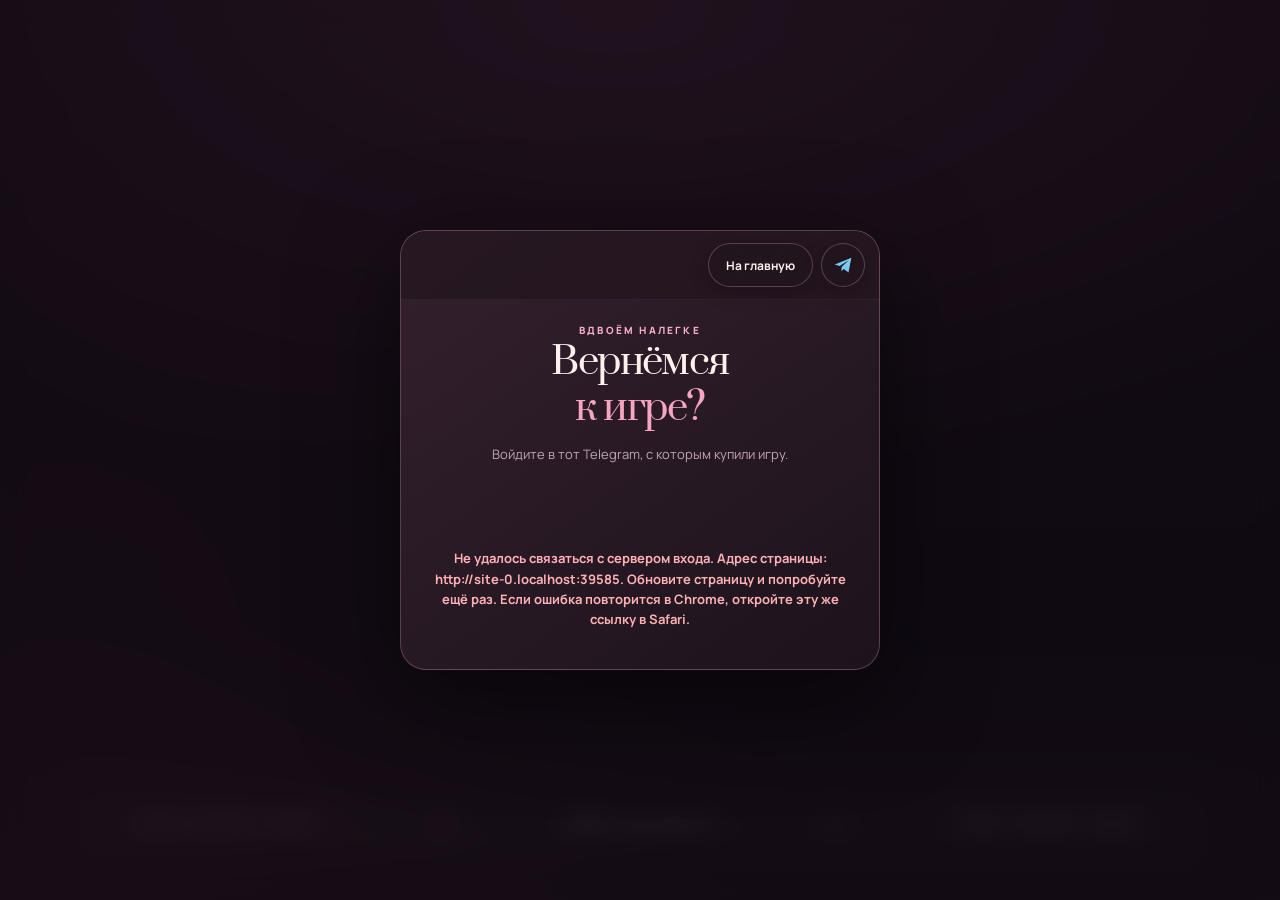
<file: game.html>
<!doctype html>
<html lang="ru"><head>
<meta charset="utf-8"><meta name="viewport" content="width=device-width, initial-scale=1">
<meta name="robots" content="noindex,follow">
<title>Игра - Вдвоём налегке</title>
<meta http-equiv="refresh" content="0; url=./secure-game.html">
<style>
:root{color-scheme:dark}body{margin:0;min-height:100vh;display:grid;place-items:center;background:#170e17;color:#ffe5ed;font:15px/1.7 Manrope,Arial,sans-serif;text-align:center;padding:24px}
a{color:#ffb1cb}a:focus-visible{outline:2px solid #ffb1cb;outline-offset:4px}
</style>
<script>
(() => {
  const next=new URL('./secure-game.html',location.href);
  next.search=location.search;
  next.hash=location.hash;
  location.replace(next.href);
})();
</script><link rel="icon" href="./favicon.ico" sizes="any"><link rel="icon" type="image/png" sizes="192x192" href="./icon-192.png"><link rel="apple-touch-icon" href="./apple-touch-icon.png"><link rel="manifest" href="./site.webmanifest"></head><body><main><p>Открываем актуальную страницу игры.<br><a href="./secure-game.html">Перейти к игре</a></p></main></body></html>
</file>
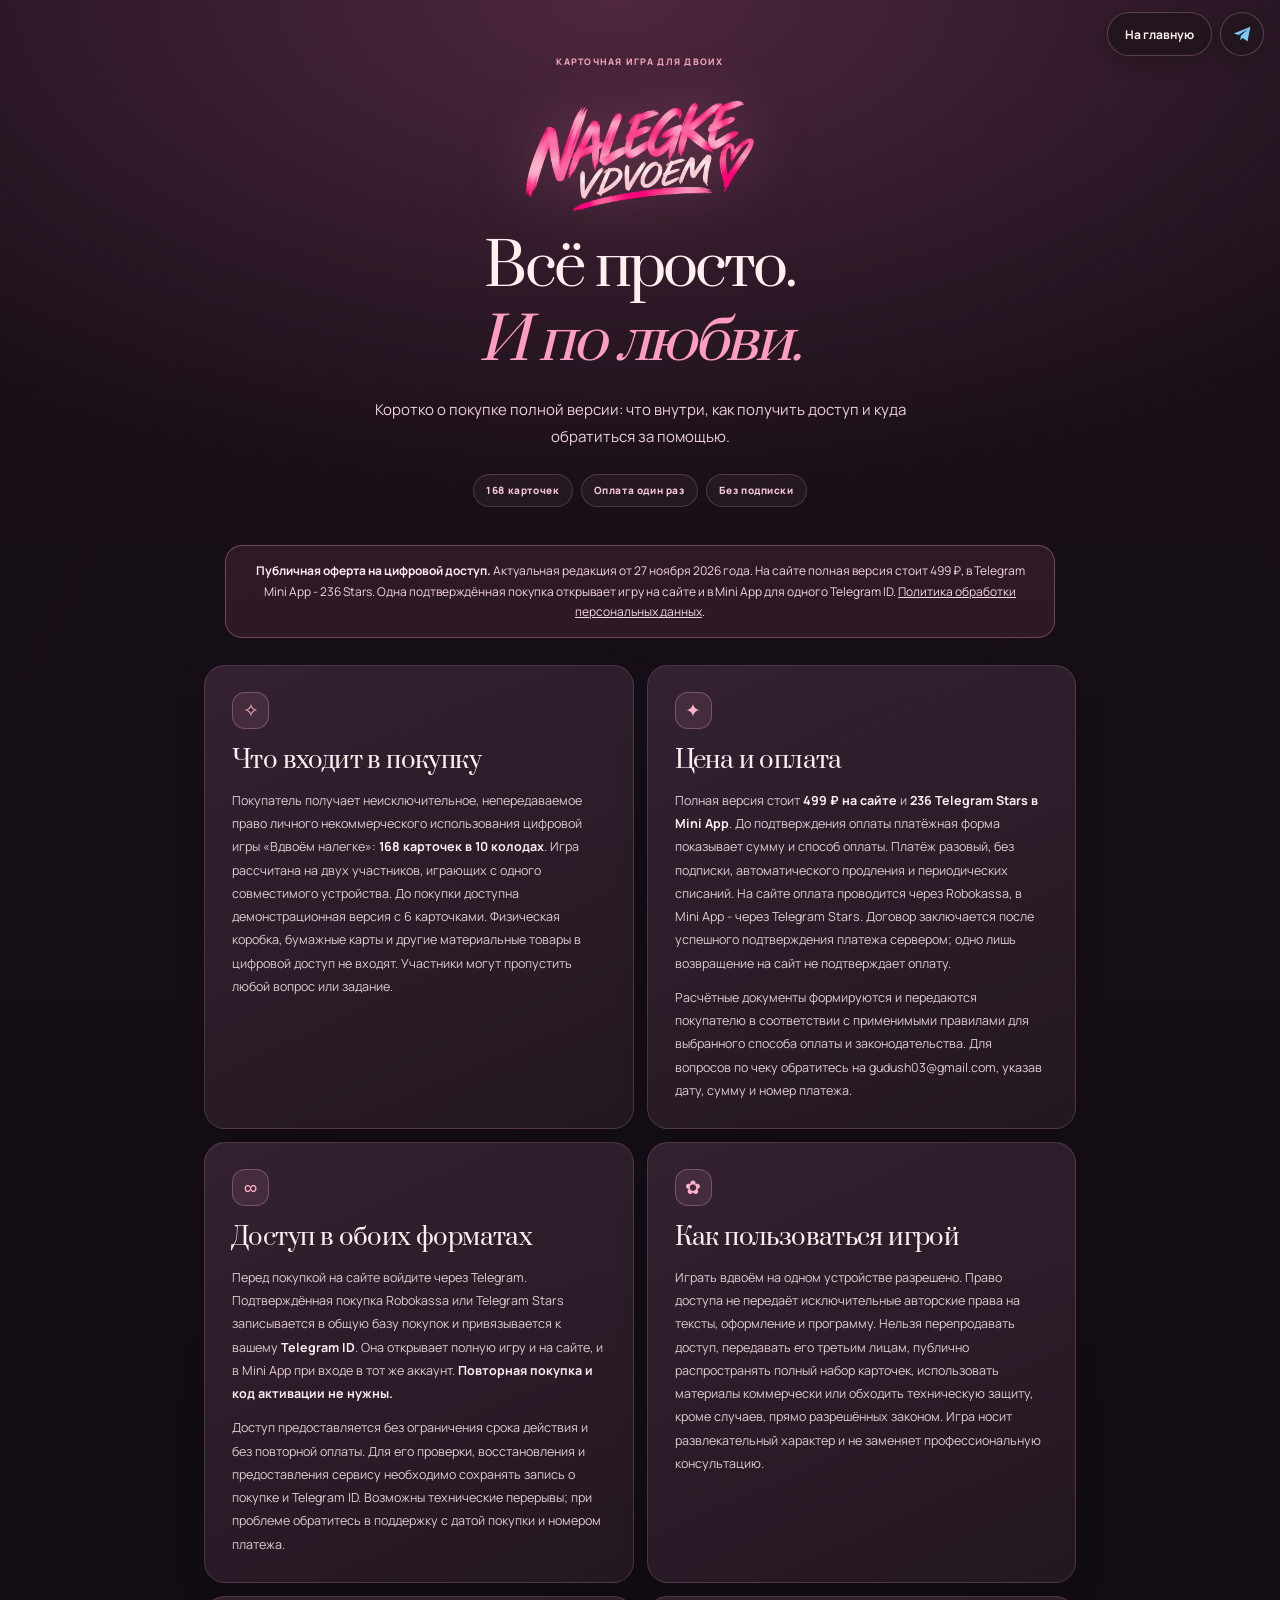
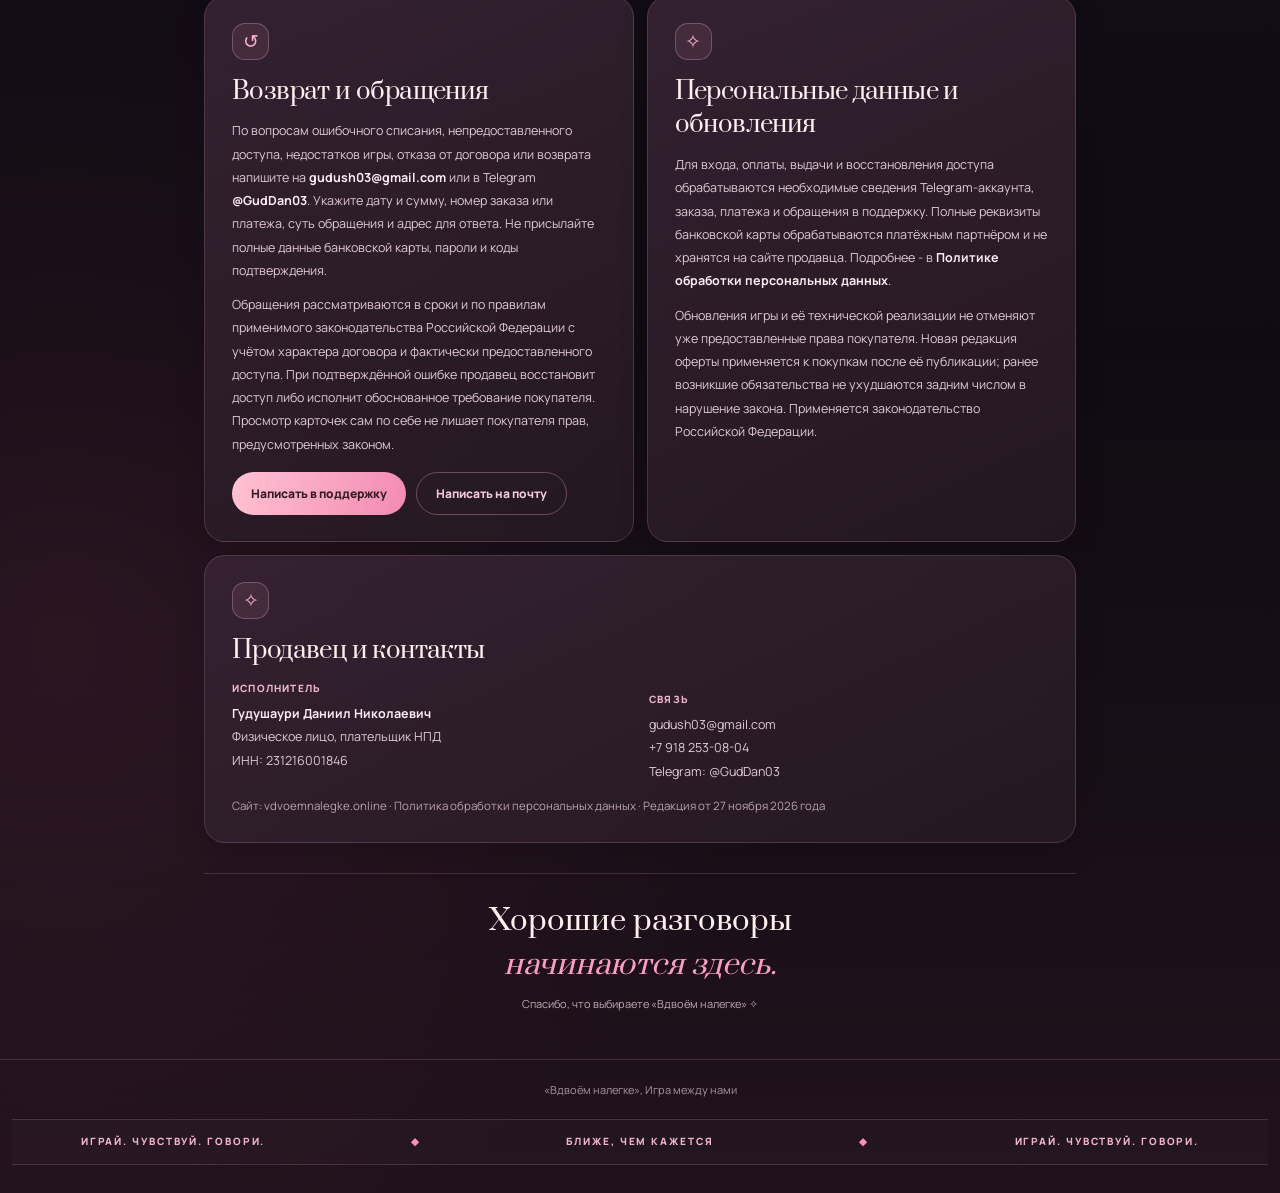
<file: offer.html>
<!doctype html>
<html lang="ru">
<head>
<meta charset="utf-8">
<meta name="viewport" content="width=device-width,initial-scale=1,viewport-fit=cover">
<meta name="theme-color" content="#190f19">
<meta name="description" content="Короткая публичная оферта на покупку полной версии цифровой игры «Вдвоём налегке».">
<title>Публичная оферта, Вдвоём налегке</title>
<link rel="preconnect" href="https://fonts.googleapis.com">
<link rel="preconnect" href="https://fonts.gstatic.com" crossorigin>
<link href="https://fonts.googleapis.com/css2?family=Manrope:wght@400;500;600;700;800&amp;family=Prata&amp;display=swap" rel="stylesheet">
<style>
:root{color-scheme:dark;--bg:#190f19;--text:#fff0ef;--rose:#ff9cc3;--sub:#d9bfca;--line:#ffb6d62d;--serif:'Prata',Georgia,serif;--sans:'Manrope',Arial,sans-serif}
*{box-sizing:border-box}html{scroll-behavior:smooth}body{margin:0;overflow-x:hidden;background:radial-gradient(ellipse 75% 500px at 48% 0%,#8640637a,transparent),radial-gradient(ellipse 55% 650px at 5% 80%,#7f355132,transparent),linear-gradient(180deg,#1a101a,#100b12 70%,#20121c);color:var(--text);font:400 14px/1.76 var(--sans)}
body::before{content:"";position:fixed;inset:0;pointer-events:none;opacity:.13;background:linear-gradient(115deg,transparent 20%,#ff8db01f 20.2%,transparent 20.5%),linear-gradient(115deg,transparent 76%,#ff8db014 76.2%,transparent 76.5%)}
nav,main,footer{position:relative;z-index:1}a{color:inherit;text-decoration:none}a:focus-visible{outline:2px solid #ffb8d0;outline-offset:4px}img{display:block;max-width:100%}
nav{position:sticky;top:0;z-index:15;background:#1a101cde;backdrop-filter:blur(18px);-webkit-backdrop-filter:blur(18px);border-bottom:1px solid var(--line)}.bar{max-width:980px;margin:auto;padding:8px 23px;display:flex;align-items:center;justify-content:space-between;gap:15px;min-height:64px}.brand img{width:122px;height:48px;object-fit:contain;filter:drop-shadow(0 0 12px #fd7ab04d)}.back{font-size:12px;font-weight:800;color:#ffd9e7;border-radius:99px;border:1px solid #ffd3df55;padding:8px 16px}.back:hover{background:#ffbad51c}
main{max-width:920px;margin:auto;padding:0 24px}.hero{text-align:center;padding:56px 0 34px}.eyebrow{font:800 9px/1.35 Manrope,Arial,sans-serif;letter-spacing:.14em;color:#efa5bb;text-align:center;white-space:nowrap;text-transform:uppercase}.hero-logo{width:min(70vw,285px);height:auto;max-height:142px;object-fit:contain;margin:13px auto 8px;filter:drop-shadow(0 0 29px #fb8bb441)}h1,h2,p{margin:0}h1,h2{font-weight:400}h1{font:400 clamp(36px,6.8vw,58px)/1.28 var(--serif);letter-spacing:-.05em}h1 em{color:var(--rose)}.lead{font-size:clamp(13px,1.75vw,15px);max-width:560px;margin:16px auto 0;color:#edced9;line-height:1.8}.pill-row{display:flex;align-items:center;justify-content:center;gap:8px;flex-wrap:wrap;margin:24px auto 0}.pill{padding:7px 12px;border-radius:999px;background:#ffb6d10e;border:1px solid #ffb6d133;font-size:10px;font-weight:800;color:#f6c6d7;letter-spacing:.06em}
.note{margin:4px auto 27px;max-width:830px;padding:15px 21px;border-radius:17px;border:1px solid #ffa9c752;background:#61334a50;font-size:12px;color:#f5d5e0;text-align:center;line-height:1.7}.note b{color:#ffeaf1}
.sections{display:grid;grid-template-columns:repeat(2,minmax(0,1fr));gap:13px}.section{background:linear-gradient(155deg,#372334e8,#241922ee);border:1px solid var(--line);border-radius:21px;padding:26px 27px;box-shadow:0 10px 30px #0002}.section.wide{grid-column:1 / -1}.eyemark{width:37px;height:37px;display:grid;place-items:center;background:#ffa3c017;border:1px solid #ffb9d149;border-radius:13px;font-size:19px;color:#ffb1cd;margin-bottom:15px}.section h2{font:400 clamp(19px,2.3vw,24px)/1.4 var(--serif);letter-spacing:-.025em;margin-bottom:11px}.section p{color:#e2cbd4;font-size:12.5px;line-height:1.86}.section p+p{margin-top:11px}.section b{color:#ffecf2}.detail{color:#bba2ae!important;font-size:11.5px!important}.contact-row{display:flex;gap:10px;flex-wrap:wrap;margin-top:16px}.cta{display:inline-flex;align-items:center;justify-content:center;border-radius:999px;padding:10px 19px;min-height:43px;background:linear-gradient(110deg,#ffc3d4,#f38ab1);color:#341b24;font-size:12px;font-weight:800}.cta.secondary{background:transparent;border:1px solid #ffb9d153;color:#f3cad7}
.seller{display:grid;grid-template-columns:1fr 1fr;gap:18px}.seller p{overflow-wrap:anywhere}.seller .subhead{display:block;font-size:10px;letter-spacing:.12em;text-transform:uppercase;font-weight:800;color:#efb7cc;margin-bottom:5px}.end{text-align:center;margin:30px 0 45px;padding-top:25px;border-top:1px solid var(--line)}.end h2{font:400 29px/1.5 var(--serif)}.end h2 em{color:var(--rose)}.end p{color:#bdabb4;font-size:11px;margin-top:8px}footer{border-top:1px solid var(--line);text-align:center;padding:20px 12px 28px;color:#a994a0;font-size:11px}
@media(max-width:650px){.bar{min-height:58px;padding-inline:15px}.brand img{width:106px;height:41px}.back{font-size:11px;padding:8px 13px}main{padding:0 16px}.hero{padding:43px 0 26px}.hero-logo{width:min(65vw,250px);max-height:118px}.lead{max-width:345px}.note{margin-bottom:16px;font-size:11px;padding:13px}.sections{grid-template-columns:1fr;gap:10px}.section{padding:22px 20px;border-radius:18px}.section.wide{grid-column:auto}.seller{grid-template-columns:1fr;gap:10px}.end h2{font-size:24px}.pill{font-size:9px}}
@media(prefers-reduced-motion:reduce){*,*::before,*::after{scroll-behavior:auto!important;transition:none!important}}
</style>
<link rel="icon" href="./favicon.ico" sizes="any"><link rel="icon" type="image/png" sizes="192x192" href="./icon-192.png"><link rel="apple-touch-icon" href="./apple-touch-icon.png"><link rel="manifest" href="./site.webmanifest"><meta property="og:image" content="https://vdvoemnalegke.online/brand.png"><meta name="twitter:card" content="summary_large_image"><meta name="twitter:image" content="https://vdvoemnalegke.online/brand.png"><style>.brand-ticker{overflow:hidden;border-block:1px solid #fbbbd42b;background:#ffffff05;color:#f1b4ca;font-size:10px;font-weight:800;letter-spacing:.19em;white-space:nowrap;margin-top:20px}.brand-ticker-track{display:flex;align-items:center;justify-content:space-around;gap:32px;min-width:max-content;padding:13px 12px}.brand-ticker i{font-style:normal;color:#ff8fb8}</style><link rel="stylesheet" href="./mobile-shell.css?v=3"><script src="./mobile-shell.js?v=4" defer></script><style>body>.floating-nav{background:transparent!important;border:0!important;box-shadow:none!important;backdrop-filter:none!important;-webkit-backdrop-filter:none!important}</style></head>
<body>
<nav class="top"><a class="brand" href="https://vdvoemnalegke.online/" aria-label="Вдвоём налегке, на главную"><img src="./brand.png" alt="Вдвоём налегке"></a><a class="back-button" href="https://vdvoemnalegke.online/">На главную</a></nav>
<main>
<header class="hero"><div class="eyebrow">КАРТОЧНАЯ ИГРА ДЛЯ ДВОИХ</div><img class="hero-logo" src="./brand.png" alt="" aria-hidden="true"><h1>Всё просто.<br><em>И по любви.</em></h1><p class="lead">Коротко о покупке полной версии: что внутри, как получить доступ и куда обратиться за помощью.</p><div class="pill-row"><span class="pill">168 карточек</span><span class="pill">Оплата один раз</span><span class="pill">Без подписки</span></div></header>
<div class="note"><b>Публичная оферта на цифровой доступ.</b> Актуальная редакция от 27 ноября 2026 года. На сайте полная версия стоит 499 ₽, в Telegram Mini App - 236 Stars. Одна подтверждённая покупка открывает игру на сайте и в Mini App для одного Telegram ID. <a href="./privacy.html"><u>Политика обработки персональных данных</u></a>.</div>
<div class="sections">
<section class="section" id="what"><div class="eyemark" aria-hidden="true">✧</div><h2>Что входит в покупку</h2><p>Покупатель получает неисключительное, непередаваемое право личного некоммерческого использования цифровой игры «Вдвоём налегке»: <b>168 карточек в 10 колодах</b>. Игра рассчитана на двух участников, играющих с одного совместимого устройства. До покупки доступна демонстрационная версия с 6 карточками. Физическая коробка, бумажные карты и другие материальные товары в цифровой доступ не входят. Участники могут пропустить любой вопрос или задание.</p></section>
<section class="section" id="price"><div class="eyemark" aria-hidden="true">✦</div><h2>Цена и оплата</h2><p>Полная версия стоит <b>499 ₽ на сайте</b> и <b>236 Telegram Stars в Mini App</b>. До подтверждения оплаты платёжная форма показывает сумму и способ оплаты. Платёж разовый, без подписки, автоматического продления и периодических списаний. На сайте оплата проводится через Robokassa, в Mini App - через Telegram Stars. Договор заключается после успешного подтверждения платежа сервером; одно лишь возвращение на сайт не подтверждает оплату.</p><p>Расчётные документы формируются и передаются покупателю в соответствии с применимыми правилами для выбранного способа оплаты и законодательства. Для вопросов по чеку обратитесь на <a href="mailto:gudush03@gmail.com">gudush03@gmail.com</a>, указав дату, сумму и номер платежа.</p></section>
<section class="section" id="access"><div class="eyemark" aria-hidden="true">∞</div><h2>Доступ в обоих форматах</h2><p>Перед покупкой на сайте войдите через Telegram. Подтверждённая покупка Robokassa или Telegram Stars записывается в общую базу покупок и привязывается к вашему <b>Telegram ID</b>. Она открывает полную игру и на сайте, и в Mini App при входе в тот же аккаунт. <b>Повторная покупка и код активации не нужны.</b></p><p>Доступ предоставляется без ограничения срока действия и без повторной оплаты. Для его проверки, восстановления и предоставления сервису необходимо сохранять запись о покупке и Telegram ID. Возможны технические перерывы; при проблеме обратитесь в поддержку с датой покупки и номером платежа.</p></section>
<section class="section" id="rights"><div class="eyemark" aria-hidden="true">✿</div><h2>Как пользоваться игрой</h2><p>Играть вдвоём на одном устройстве разрешено. Право доступа не передаёт исключительные авторские права на тексты, оформление и программу. Нельзя перепродавать доступ, передавать его третьим лицам, публично распространять полный набор карточек, использовать материалы коммерчески или обходить техническую защиту, кроме случаев, прямо разрешённых законом. Игра носит развлекательный характер и не заменяет профессиональную консультацию.</p></section>
<section class="section" id="refund"><div class="eyemark" aria-hidden="true">↺</div><h2>Возврат и обращения</h2><p>По вопросам ошибочного списания, непредоставленного доступа, недостатков игры, отказа от договора или возврата напишите на <a href="mailto:gudush03@gmail.com"><b>gudush03@gmail.com</b></a> или в Telegram <a href="https://t.me/GudDan03"><b>@GudDan03</b></a>. Укажите дату и сумму, номер заказа или платежа, суть обращения и адрес для ответа. Не присылайте полные данные банковской карты, пароли и коды подтверждения.</p><p>Обращения рассматриваются в сроки и по правилам применимого законодательства Российской Федерации с учётом характера договора и фактически предоставленного доступа. При подтверждённой ошибке продавец восстановит доступ либо исполнит обоснованное требование покупателя. Просмотр карточек сам по себе не лишает покупателя прав, предусмотренных законом.</p><div class="contact-row"><a class="cta" href="https://t.me/GudDan03">Написать в поддержку</a><a class="cta secondary" href="mailto:gudush03@gmail.com">Написать на почту</a></div></section>
<section class="section" id="other"><div class="eyemark" aria-hidden="true">✧</div><h2>Персональные данные и обновления</h2><p>Для входа, оплаты, выдачи и восстановления доступа обрабатываются необходимые сведения Telegram-аккаунта, заказа, платежа и обращения в поддержку. Полные реквизиты банковской карты обрабатываются платёжным партнёром и не хранятся на сайте продавца. Подробнее - в <a href="./privacy.html"><b>Политике обработки персональных данных</b></a>.</p><p>Обновления игры и её технической реализации не отменяют уже предоставленные права покупателя. Новая редакция оферты применяется к покупкам после её публикации; ранее возникшие обязательства не ухудшаются задним числом в нарушение закона. Применяется законодательство Российской Федерации.</p></section>
<section class="section wide" id="seller"><div class="eyemark" aria-hidden="true">✧</div><h2>Продавец и контакты</h2><div class="seller"><p><span class="subhead">Исполнитель</span><b>Гудушаури Даниил Николаевич</b><br>Физическое лицо, плательщик НПД<br>ИНН: 231216001846</p><p><span class="subhead">Связь</span><a href="mailto:gudush03@gmail.com">gudush03@gmail.com</a><br>+7 918 253-08-04<br><a href="https://t.me/GudDan03">Telegram: @GudDan03</a></p></div><p class="detail" style="margin-top:12px">Сайт: <a href="https://vdvoemnalegke.online/">vdvoemnalegke.online</a> · <a href="./privacy.html">Политика обработки персональных данных</a> · Редакция от 27 ноября 2026 года</p></section>
</div><section class="end"><h2>Хорошие разговоры<br><em>начинаются здесь.</em></h2><p>Спасибо, что выбираете «Вдвоём налегке» ✧</p></section>
</main><footer>«Вдвоём налегке», Игра между нами<div class="brand-ticker" aria-label="Играй. Чувствуй. Говори. Ближе, чем кажется"><div class="brand-ticker-track"><span>ИГРАЙ. ЧУВСТВУЙ. ГОВОРИ.</span><i>◆</i><span>БЛИЖЕ, ЧЕМ КАЖЕТСЯ</span><i>◆</i><span>ИГРАЙ. ЧУВСТВУЙ. ГОВОРИ.</span></div></div></footer>
</body></html>
</file>
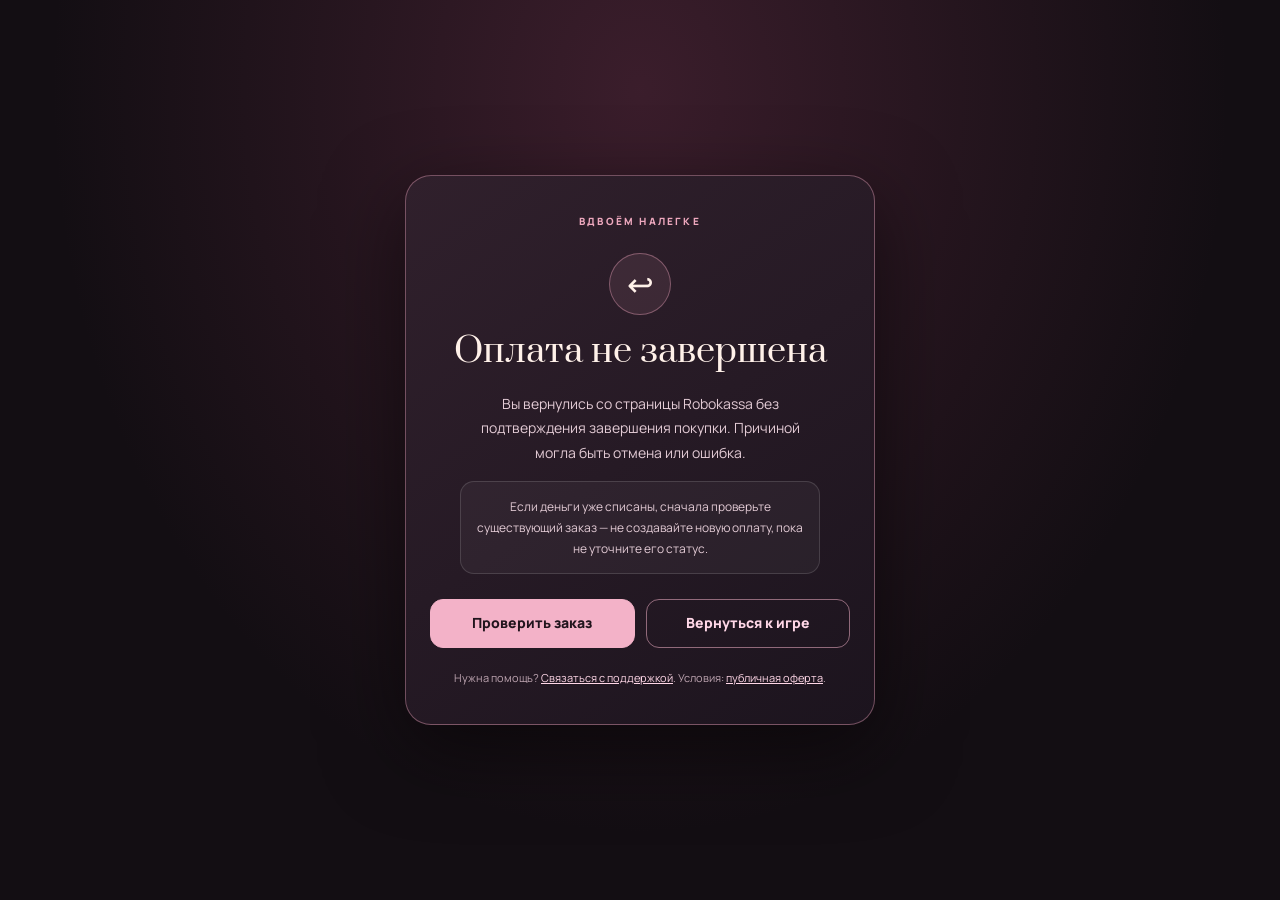
<file: payment-failed.html>
<!doctype html>
<html lang="ru">
<head>
  <meta charset="UTF-8">
  <meta name="viewport" content="width=device-width,initial-scale=1">
  <meta name="theme-color" content="#130e13">
  <meta name="robots" content="noindex">
  <title>Оплата не завершена — Вдвоём налегке</title>
  <link rel="preconnect" href="https://fonts.googleapis.com">
  <link rel="preconnect" href="https://fonts.gstatic.com" crossorigin>
  <link href="https://fonts.googleapis.com/css2?family=Manrope:wght@400;500;600;700;800&family=Prata&display=swap" rel="stylesheet">
  <style>
    *{box-sizing:border-box}
    body{margin:0;min-height:100dvh;padding:24px 16px;display:grid;place-items:center;background:radial-gradient(ellipse at 50% 10%,#76345066,transparent 65%),#130e13;color:#fff1e9;font:400 14px/1.75 'Manrope',sans-serif}
    main{width:100%;max-width:470px;padding:37px 24px;border:1px solid #f1a5be66;border-radius:26px;background:linear-gradient(145deg,#30202c,#1c141e);box-shadow:0 25px 80px #0008;text-align:center}
    .eyebrow{color:#eea8be;letter-spacing:.22em;font-size:10px;font-weight:800}
    .symbol{width:62px;height:62px;margin:22px auto 16px;display:grid;place-items:center;border-radius:50%;background:#eea8be18;border:1px solid #f1a5be66;font-size:32px;line-height:1}
    h1{font:400 clamp(25px,7vw,34px)/1.2 'Prata',serif;margin:8px 0 20px}
    p{margin:0 auto 16px;max-width:360px;color:#e3cbd5}
    .note{padding:14px 16px;border-radius:14px;background:#ffffff0b;border:1px solid #ffffff22;font-size:12px}
    .actions{display:flex;flex-direction:column;gap:11px;margin:25px auto 20px}
    a{color:#ffd7e7}
    .button{min-height:48px;padding:11px 18px;display:flex;align-items:center;justify-content:center;border:1px solid #f3b2c888;border-radius:13px;text-decoration:none;font-weight:800}
    .button.primary{background:#f3b2c8;color:#21141d;border-color:#f3b2c8}
    .button:focus-visible,a:focus-visible{outline:3px solid white;outline-offset:3px}
    footer{margin-top:20px;color:#bea5b1;font-size:11px}
    @media(min-width:480px){.actions{flex-direction:row}.button{flex:1}}
  </style>
</head>
<body>
<main>
  <div class="eyebrow">ВДВОЁМ НАЛЕГКЕ</div>
  <div class="symbol" aria-hidden="true">↩</div>
  <h1>Оплата не завершена</h1>
  <p>Вы вернулись со страницы Robokassa без подтверждения завершения покупки. Причиной могла быть отмена или ошибка.</p>
  <p class="note">Если деньги уже списаны, сначала проверьте существующий заказ — не создавайте новую оплату, пока не уточните его статус.</p>
  <nav class="actions" aria-label="Дальнейшие действия">
    <a class="button primary" href="./secure-purchase.html">Проверить заказ</a>
    <a class="button" href="./secure-game.html">Вернуться к игре</a>
  </nav>
  <footer>Нужна помощь? <a href="mailto:gudush03@gmail.com">Связаться с поддержкой</a>. Условия: <a href="./offer.html">публичная оферта</a>.</footer>
</main>
</body>
</html>
</file>
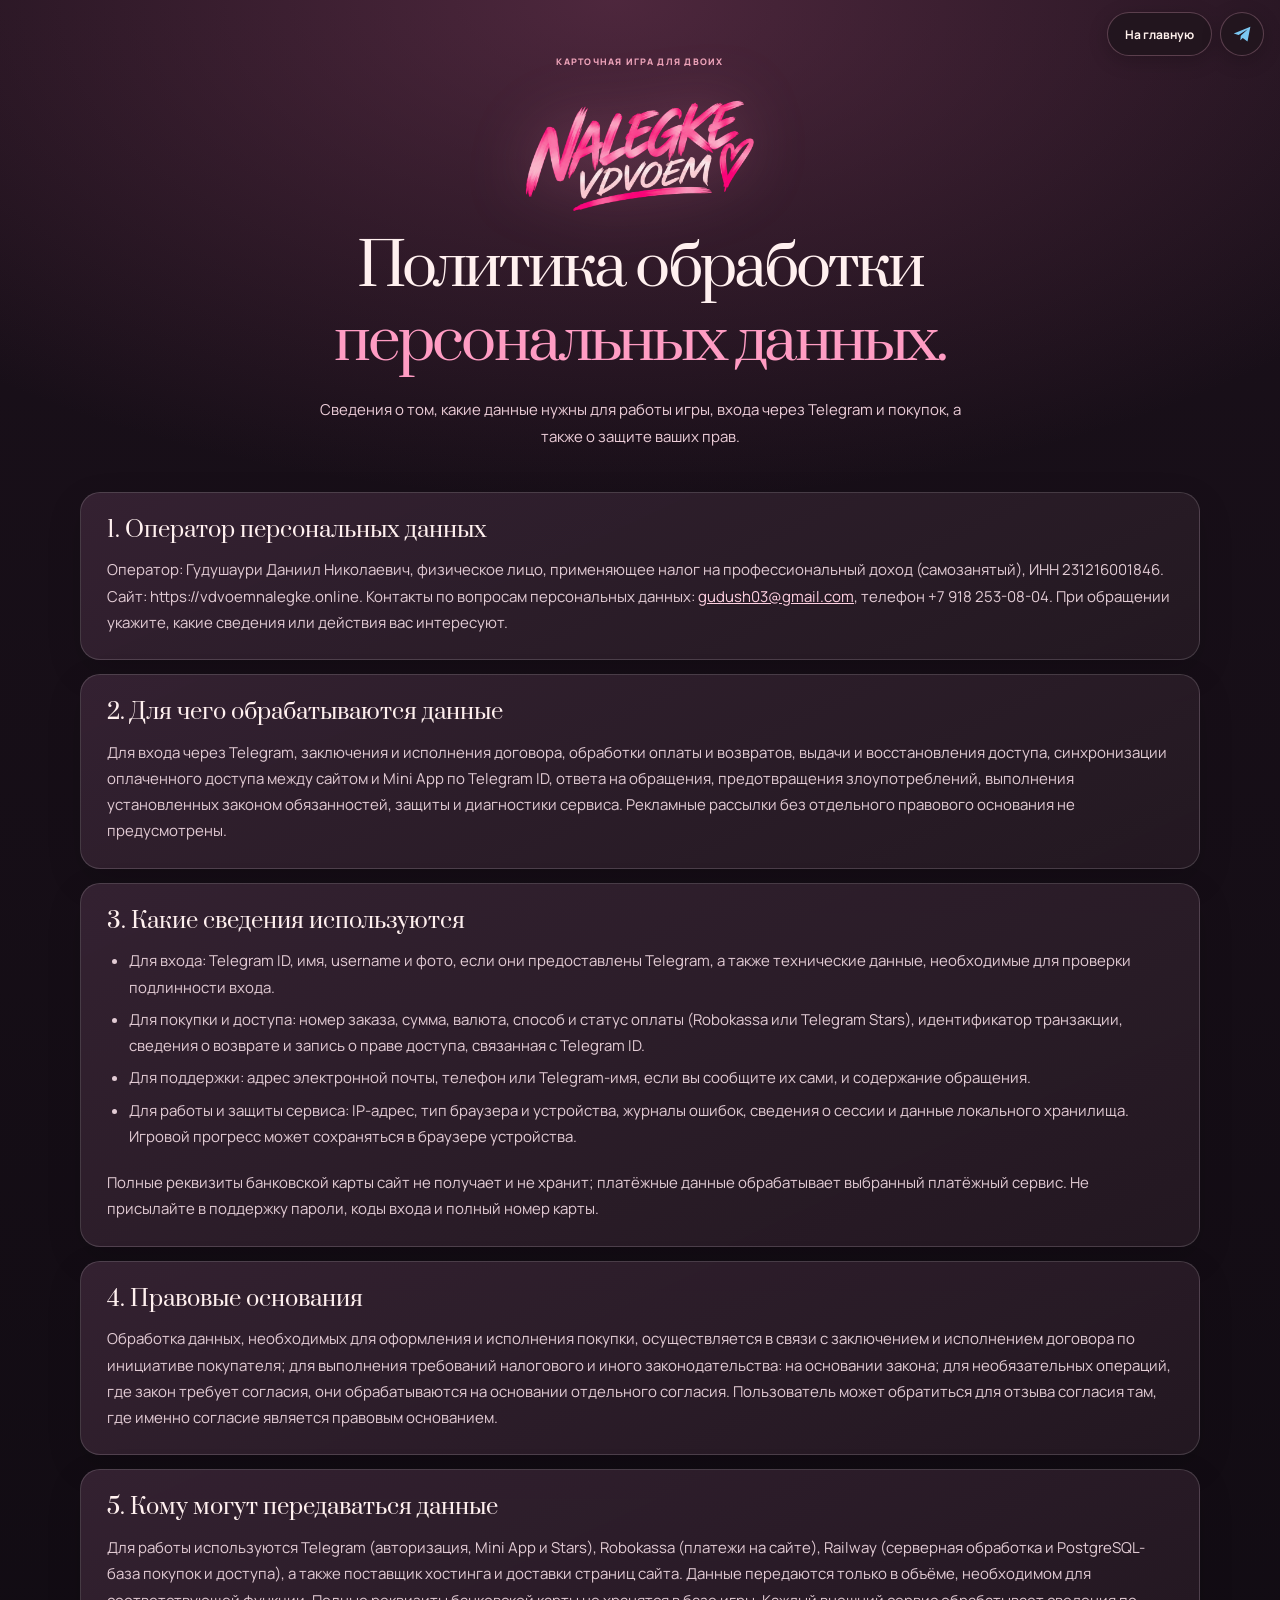
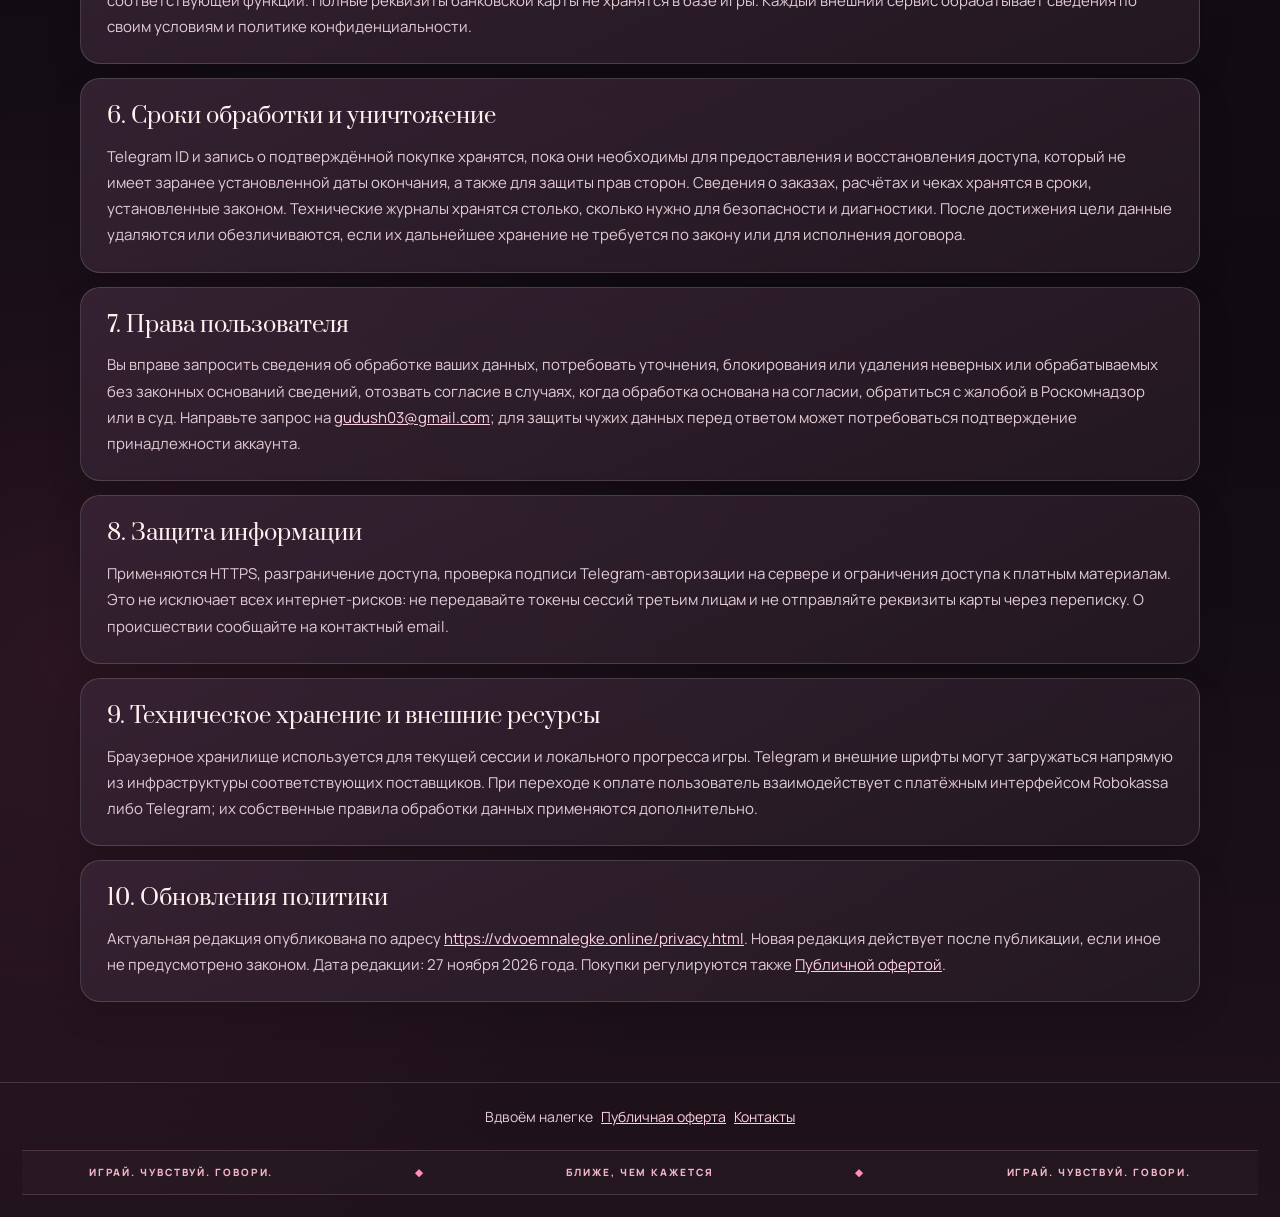
<file: privacy.html>
<!doctype html>
<html lang="ru"><head><meta charset="utf-8"><meta name="viewport" content="width=device-width,initial-scale=1,viewport-fit=cover"><meta name="theme-color" content="#190f19"><meta name="description" content="Политика обработки персональных данных цифровой игры Вдвоём налегке."><title>Политика обработки персональных данных | Вдвоём налегке</title><link rel="preconnect" href="https://fonts.googleapis.com"><link href="https://fonts.googleapis.com/css2?family=Manrope:wght@400;500;600;700&family=Prata&display=swap" rel="stylesheet"><style>:root{color-scheme:dark;--bg:#190f19;--text:#fff0ef;--rose:#ff9cc3;--sub:#d9bfca;--line:#ffb6d62d}*{box-sizing:border-box}body{margin:0;background:radial-gradient(ellipse 75% 500px at 48% 0%,#8640637a,transparent),linear-gradient(180deg,#1a101a,#100b12 70%,#20121c);color:var(--text);font:400 14px/1.8 'Manrope',Arial,sans-serif}a{color:#ffd0e1}a:focus-visible{outline:2px solid #ffb8d0;outline-offset:4px}.top{position:sticky;top:0;background:#1a101ce9;border-bottom:1px solid var(--line);padding:13px max(18px,calc((100vw - 900px)/2));display:flex;justify-content:space-between;align-items:center;gap:16px}.top strong{letter-spacing:.1em}.top a{font-size:12px}main{max-width:900px;margin:auto;padding:44px 20px 70px}.over{color:#ffbad1;font-size:11px;text-transform:uppercase;letter-spacing:.2em}h1,h2{font-family:Georgia,serif;font-weight:400}h1{font-size:clamp(30px,5vw,48px);line-height:1.25}h2{font-size:22px;margin:0 0 12px}p{margin:0 0 11px;color:#e2cbd4}.lead{max-width:740px;font-size:15px}.grid{display:grid;gap:14px;margin-top:30px}.card{padding:23px 26px;background:linear-gradient(155deg,#372334e8,#241922ee);border:1px solid var(--line);border-radius:20px}ul{margin:5px 0 14px;padding-left:22px;color:#e2cbd4}li{padding-bottom:6px}footer{padding:22px;text-align:center;color:#bba2ae;border-top:1px solid var(--line);font-size:12px;display:flex;justify-content:center;align-items:center;flex-wrap:wrap;gap:0 8px}@media(max-width:600px){.card{padding:19px 17px}main{padding:30px 14px 45px}}.top{z-index:2}.brand img{display:block;width:128px;height:46px;object-fit:contain}body{font-size:16px;line-height:1.7}.lead,.card div,.card p,.card ul,footer{color:#f6e9ee}.card h2{line-height:1.35}.top a{font-size:14px}footer{font-size:14px}.top .back-button{display:inline-flex;align-items:center;justify-content:center;min-height:42px;padding:8px 18px;border:1px solid #ffb6d666;border-radius:99px;background:#ffffff08;color:#ffe2eb;text-decoration:none;font-weight:700}.top .back-button:focus-visible{outline:2px solid #ffb8d0;outline-offset:3px}main{max-width:980px}.policy-hero{padding:clamp(24px,5vw,46px);border:1px solid #ffb6d64c;border-radius:26px;background:linear-gradient(145deg,#392436e8,#211821ef);box-shadow:0 20px 65px #0003}.policy-hero h1{max-width:800px;margin:12px 0 10px}.policy-hero .lead{max-width:700px}.card{box-shadow:0 12px 35px #0002}footer .brand-ticker{flex-basis:100%}</style><link rel="icon" href="./favicon.ico" sizes="any"><link rel="icon" type="image/png" sizes="192x192" href="./icon-192.png"><link rel="apple-touch-icon" href="./apple-touch-icon.png"><link rel="manifest" href="./site.webmanifest"><style>.brand-ticker{overflow:hidden;border-block:1px solid #fbbbd42b;background:#ffffff05;color:#f1b4ca;font-size:10px;font-weight:800;letter-spacing:.19em;white-space:nowrap;margin-top:20px}.brand-ticker-track{display:flex;align-items:center;justify-content:space-around;gap:32px;min-width:max-content;padding:13px 12px}.brand-ticker i{font-style:normal;color:#ff8fb8}</style><style>:root{--bg:#120d13;--text:#fff5ef;--rose:#f49dbb;--sub:#d4bbc9;--line:#ffffff26}body{background:radial-gradient(ellipse 75% 500px at 48% 0%,#482436 0%,transparent 72%),linear-gradient(180deg,#1d141e,#120d13 75%,#1b121b);color:var(--text)}.top{background:#171018ed;border-bottom-color:var(--line);padding-inline:max(24px,calc((100vw - 1240px)/2))}main{width:min(calc(100% - 48px),1240px);max-width:none;padding:clamp(38px,6vw,76px) 0 90px}.policy-hero,.card{background:linear-gradient(145deg,#2c1e2a,#1b151d);border-color:var(--line)}.policy-hero{box-shadow:0 20px 65px #0003}.over{color:#f49dbb}.policy-hero .lead,.card div,.card p,.card ul,footer{color:#d4bbc9}.card{box-shadow:0 12px 35px #0002}footer{border-top-color:var(--line);color:#a58a9b}@media(max-width:650px){main{width:calc(100% - 30px);padding:34px 0 55px}.policy-hero{padding:25px 20px}.card{padding:20px 18px}}</style><style>
:root{--bg:#190f19;--text:#fff0ef;--rose:#ff9cc3;--sub:#d9bfca;--line:#ffffff26;--serif:'Prata',Georgia,serif;--sans:'Manrope',Arial,sans-serif}
body{background:radial-gradient(ellipse 75% 500px at 48% 0%,#76345066,transparent 68%),linear-gradient(180deg,#1a101a,#100b12 72%,#20121c);color:var(--text);font:400 15px/1.75 var(--sans)}
.top{background:#1a101cde;border-bottom-color:var(--line);padding-inline:max(24px,calc((100vw - 1120px)/2))}
main{width:min(calc(100% - 48px),1120px);max-width:none;margin:auto;padding:0 0 80px}
.hero{text-align:center;padding:56px 0 42px}
.eyebrow{font:800 9px/1.35 Manrope,Arial,sans-serif;letter-spacing:.14em;color:#efa5bb;text-align:center;white-space:nowrap;text-transform:uppercase}
.hero-logo{display:block;width:min(70vw,285px);height:auto;max-height:142px;object-fit:contain;margin:13px auto 8px;filter:drop-shadow(0 0 29px #fb8bb441)}
h1,h2{font-family:var(--serif);font-weight:400}
.hero h1{font:400 clamp(36px,6.8vw,58px)/1.28 var(--serif);letter-spacing:-.05em;margin:0 auto;max-width:950px}
.hero h1 em{color:var(--rose);font-style:normal}
.lead{font-size:clamp(13px,1.75vw,15px);max-width:650px;margin:16px auto 0;color:#edced9;line-height:1.8}
.grid{display:grid;gap:14px;margin-top:0}
.card{padding:23px 26px;background:linear-gradient(155deg,#372334e8,#241922ee);border:1px solid var(--line);border-radius:20px;box-shadow:0 12px 35px #0002}
.card h2{line-height:1.35}
.card div,.card p,.card ul,footer{color:#e2cbd4}
footer{border-top-color:var(--line)}
@media(max-width:650px){main{width:calc(100% - 30px);padding-bottom:55px}.hero{padding:43px 0 29px}.hero-logo{width:min(65vw,250px);max-height:118px}.hero h1{font-size:clamp(34px,8.5vw,48px)}.card{padding:20px 18px}}
</style><link rel="stylesheet" href="./mobile-shell.css?v=3"><script src="./mobile-shell.js?v=4" defer></script></head>
<body><nav class="top"><a class="brand" href="https://vdvoemnalegke.online/" aria-label="Вдвоём налегке, на главную"><img src="./brand.png" alt="Вдвоём налегке"></a><a class="back-button" href="https://vdvoemnalegke.online/">На главную</a></nav><main><header class="hero"><div class="eyebrow">КАРТОЧНАЯ ИГРА ДЛЯ ДВОИХ</div><img class="hero-logo" src="./brand.png" alt="" aria-hidden="true"><h1>Политика обработки<br><em>персональных данных.</em></h1><p class="lead">Сведения о том, какие данные нужны для работы игры, входа через Telegram и покупок, а также о защите ваших прав.</p></header><div class="grid"><section class="card"><h2>1. Оператор персональных данных</h2><div>Оператор: Гудушаури Даниил Николаевич, физическое лицо, применяющее налог на профессиональный доход (самозанятый), ИНН 231216001846. Сайт: https://vdvoemnalegke.online. Контакты по вопросам персональных данных: <a href="mailto:gudush03@gmail.com">gudush03@gmail.com</a>, телефон +7 918 253-08-04. При обращении укажите, какие сведения или действия вас интересуют.</div></section>
<section class="card"><h2>2. Для чего обрабатываются данные</h2><div>Для входа через Telegram, заключения и исполнения договора, обработки оплаты и возвратов, выдачи и восстановления доступа, синхронизации оплаченного доступа между сайтом и Mini App по Telegram ID, ответа на обращения, предотвращения злоупотреблений, выполнения установленных законом обязанностей, защиты и диагностики сервиса. Рекламные рассылки без отдельного правового основания не предусмотрены.</div></section>
<section class="card"><h2>3. Какие сведения используются</h2><div><ul><li>Для входа: Telegram ID, имя, username и фото, если они предоставлены Telegram, а также технические данные, необходимые для проверки подлинности входа.</li><li>Для покупки и доступа: номер заказа, сумма, валюта, способ и статус оплаты (Robokassa или Telegram Stars), идентификатор транзакции, сведения о возврате и запись о праве доступа, связанная с Telegram ID.</li><li>Для поддержки: адрес электронной почты, телефон или Telegram-имя, если вы сообщите их сами, и содержание обращения.</li><li>Для работы и защиты сервиса: IP-адрес, тип браузера и устройства, журналы ошибок, сведения о сессии и данные локального хранилища. Игровой прогресс может сохраняться в браузере устройства.</li></ul>Полные реквизиты банковской карты сайт не получает и не хранит; платёжные данные обрабатывает выбранный платёжный сервис. Не присылайте в поддержку пароли, коды входа и полный номер карты.</div></section>
<section class="card"><h2>4. Правовые основания</h2><div>Обработка данных, необходимых для оформления и исполнения покупки, осуществляется в связи с заключением и исполнением договора по инициативе покупателя; для выполнения требований налогового и иного законодательства: на основании закона; для необязательных операций, где закон требует согласия, они обрабатываются на основании отдельного согласия. Пользователь может обратиться для отзыва согласия там, где именно согласие является правовым основанием.</div></section>
<section class="card"><h2>5. Кому могут передаваться данные</h2><div>Для работы используются Telegram (авторизация, Mini App и Stars), Robokassa (платежи на сайте), Railway (серверная обработка и PostgreSQL-база покупок и доступа), а также поставщик хостинга и доставки страниц сайта. Данные передаются только в объёме, необходимом для соответствующей функции. Полные реквизиты банковской карты не хранятся в базе игры. Каждый внешний сервис обрабатывает сведения по своим условиям и политике конфиденциальности.</div></section>
<section class="card"><h2>6. Сроки обработки и уничтожение</h2><div>Telegram ID и запись о подтверждённой покупке хранятся, пока они необходимы для предоставления и восстановления доступа, который не имеет заранее установленной даты окончания, а также для защиты прав сторон. Сведения о заказах, расчётах и чеках хранятся в сроки, установленные законом. Технические журналы хранятся столько, сколько нужно для безопасности и диагностики. После достижения цели данные удаляются или обезличиваются, если их дальнейшее хранение не требуется по закону или для исполнения договора.</div></section>
<section class="card"><h2>7. Права пользователя</h2><div>Вы вправе запросить сведения об обработке ваших данных, потребовать уточнения, блокирования или удаления неверных или обрабатываемых без законных оснований сведений, отозвать согласие в случаях, когда обработка основана на согласии, обратиться с жалобой в Роскомнадзор или в суд. Направьте запрос на <a href="mailto:gudush03@gmail.com">gudush03@gmail.com</a>; для защиты чужих данных перед ответом может потребоваться подтверждение принадлежности аккаунта.</div></section>
<section class="card"><h2>8. Защита информации</h2><div>Применяются HTTPS, разграничение доступа, проверка подписи Telegram-авторизации на сервере и ограничения доступа к платным материалам. Это не исключает всех интернет-рисков: не передавайте токены сессий третьим лицам и не отправляйте реквизиты карты через переписку. О происшествии сообщайте на контактный email.</div></section>
<section class="card"><h2>9. Техническое хранение и внешние ресурсы</h2><div>Браузерное хранилище используется для текущей сессии и локального прогресса игры. Telegram и внешние шрифты могут загружаться напрямую из инфраструктуры соответствующих поставщиков. При переходе к оплате пользователь взаимодействует с платёжным интерфейсом Robokassa либо Telegram; их собственные правила обработки данных применяются дополнительно.</div></section>
<section class="card"><h2>10. Обновления политики</h2><div>Актуальная редакция опубликована по адресу <a href="https://vdvoemnalegke.online/privacy.html">https://vdvoemnalegke.online/privacy.html</a>. Новая редакция действует после публикации, если иное не предусмотрено законом. Дата редакции: 27 ноября 2026 года. Покупки регулируются также <a href="./offer.html">Публичной офертой</a>.</div></section></div></main><footer><span>Вдвоём налегке</span><a href="https://vdvoemnalegke.online/offer.html">Публичная оферта</a><a href="mailto:gudush03@gmail.com">Контакты</a><div class="brand-ticker" aria-label="Играй. Чувствуй. Говори. Ближе, чем кажется"><div class="brand-ticker-track"><span>ИГРАЙ. ЧУВСТВУЙ. ГОВОРИ.</span><i>◆</i><span>БЛИЖЕ, ЧЕМ КАЖЕТСЯ</span><i>◆</i><span>ИГРАЙ. ЧУВСТВУЙ. ГОВОРИ.</span></div></div></footer></body></html>
</file>
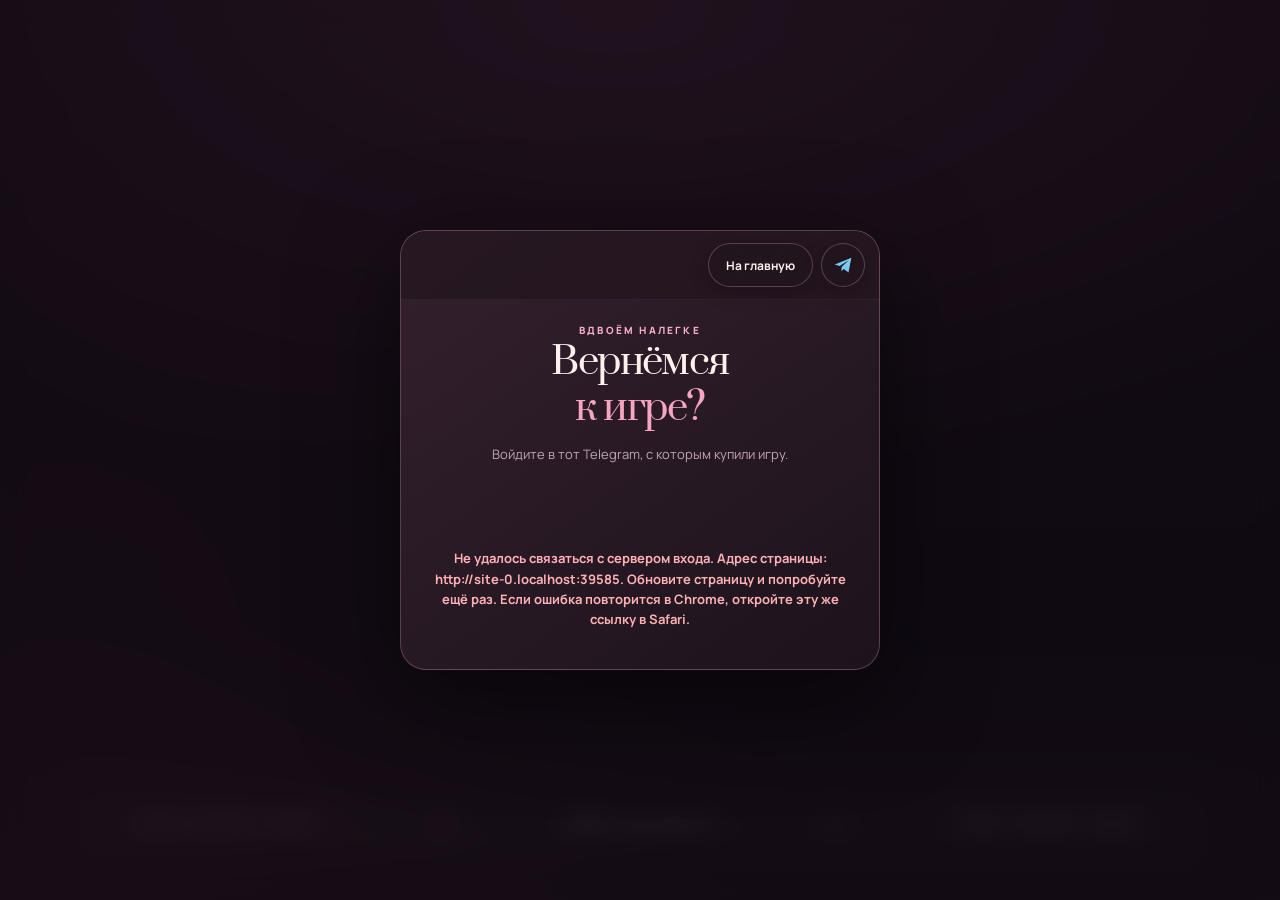
<file: secure-game.html>
<!doctype html>
<html lang="ru">
<head>
<meta charset="utf-8">
<meta name="viewport" content="width=device-width,initial-scale=1,viewport-fit=cover">
<meta name="theme-color" content="#130e13">
<meta name="description" content="Вдвоём налегке, игра для двоих на одном телефоне. 168 карточек, 10 колод, тайные задания, Быстрый старт и право сказать «Не сегодня».">
<title>Вдвоём налегке, игра для двоих</title>
<link rel="preconnect" href="https://fonts.googleapis.com">
<link rel="preconnect" href="https://fonts.gstatic.com" crossorigin>
<link href="https://fonts.googleapis.com/css2?family=Manrope:wght@400;500;600;700;800&family=Prata&display=swap" rel="stylesheet">
<link rel="stylesheet" href="./app.css?v=11">
<script src="./telegram-login.js?v=1" defer></script>
<script src="./app-secure.js?v=15" defer></script>
<script src="./email-login.js?v=1" defer></script>
<script src="./analytics.js" defer></script>
<link rel="icon" href="./favicon.ico" sizes="any"><link rel="icon" type="image/png" sizes="192x192" href="./icon-192.png"><link rel="apple-touch-icon" href="./apple-touch-icon.png"><link rel="manifest" href="./site.webmanifest"><link rel="stylesheet" href="./mobile-shell.css?v=3"><script src="./mobile-shell.js?v=4" defer></script></head>
<body>
<div class="page">
<header class="top">
  <a class="logo" href="./index.html" aria-label="Вдвоём налегке"><img src="./brand.png" alt="Вдвоём налегке" width="130" height="55"></a>
  <nav class="nav" aria-label="Навигация"><a class="pill-link" href="./index.html">На главную</a><span class="account-status telegram-icon" id="headerTelegramVerified" role="img" aria-label="Telegram подключён" title="Telegram подключён" hidden><svg viewBox="0 0 24 24" aria-hidden="true"><path fill="currentColor" d="M21.8 4.2 18.5 20c-.25 1.12-.9 1.4-1.83.87l-5.05-3.72-2.44 2.35c-.27.28-.5.5-1.02.5l.37-5.16 9.4-8.5c.4-.36-.09-.56-.62-.2L5.69 13.5.7 11.94c-1.08-.34-1.1-1.08.23-1.6L20.4 2.8c.9-.33 1.7.22 1.4 1.4Z"/></svg></span></nav>
</header>
<main>
<section class="view" id="homeView">
  <div class="hero">
    <div>
      <div class="eyebrow">Карточная игра для двоих - Один телефон</div>
      <h1>Иногда ближе,<br><span class="pink">значит честнее.</span></h1>
      <p>Смейтесь, признавайтесь, выбирайте, узнавайте друг друга заново. 168 карточек, и ни одного скучного вечера.</p>
      <div class="actions">
        <button class="btn" type="button" id="startDemo">Попробовать 6 карт</button>
        <a class="btn secondary" href="./secure-purchase.html">Полная игра - 499 ₽</a>
      </div>
      <div class="stats"><span><b>168</b> карточек</span><span><b>10</b> колод</span><span><b>2</b> игрока</span></div>
      <p class="subnote">После покупки игра откроется в вашем аккаунте. Без подписки и кодов доступа.</p>
    </div>
    <div class="hero-art" aria-hidden="true">
      <div class="halo"><span class="art-heart">✧</span></div>
      <span class="art-star">✧</span><span class="art-star two">✦</span>
      <span class="art-note">ВАША ИСТОРИЯ - ВАШИ ПРАВИЛА</span>
    </div>
  </div>

  <section class="section" id="rules">
    <div class="section-head"><div class="eyebrow">Как играть</div><h2>Один телефон.<br><span class="pink">Двое внутри.</span></h2><p>Девушка читает первую карту и отвечает. После каждой карты передавайте телефон друг другу: девушка и парень ходят по очереди. Индикатор на экране подскажет, чей ход.</p></div>
    <div class="rule-grid">
      <article class="rule static-rule reveal"><div class="static-rule-top"><span class="rule-emoji" aria-hidden="true">🎴</span><strong>Основные колоды</strong></div><p>В полной партии идут по порядку. В «Быстром старте» все 120 карт перемешиваются. Любую колоду можно открыть отдельно.</p></article>
      <article class="rule static-rule reveal"><div class="static-rule-top"><span class="rule-emoji" aria-hidden="true">🤫</span><strong>Без слов</strong></div><p>В колоде 12 карт. В начале партии каждому достаются 3 случайных задания без повторений. Посмотрите их по очереди и выполняйте незаметно.</p></article>
      <article class="rule static-rule reveal"><div class="static-rule-top"><span class="rule-emoji" aria-hidden="true">🎭</span><strong>Ситуация</strong></div><p>Возьмите одну из 10 карт в любой момент, затем вернитесь к текущей карте основной колоды.</p></article>
      <article class="rule static-rule reveal"><div class="static-rule-top"><span class="rule-emoji" aria-hidden="true">🌙</span><strong>После полуночи</strong></div><p>20 карт открываются только по желанию обоих игроков. Любой может отказаться.</p></article>
      <article class="rule static-rule reveal"><div class="static-rule-top"><span class="rule-emoji" aria-hidden="true">🌿</span><strong>Выдох</strong></div><p>В финале вытяните одну случайную карту из шести. На неё отвечают оба.</p></article>
      <article class="rule static-rule reveal"><div class="static-rule-top"><span class="rule-emoji" aria-hidden="true">🛑</span><strong>Не сегодня</strong></div><p>У каждого по одной карте на партию. Можно пропустить своё задание без объяснений и передать ход. Это 2 карты сверх 168.</p></article>
    </div>
  </section>

  <section class="section" id="decks">
    <div class="section-head"><div class="eyebrow">Настроение игры</div><h2>Десять оттенков <span class="pink">«мы».</span></h2><p>От громкого смеха до тихого финала. Каждая колода, отдельная глава.</p></div>
    <div id="publicDecks" class="decks-grid" aria-label="Десять колод игры"></div>
  </section>

  <section class="section box-preview" aria-labelledby="boxPreviewTitle">
    <div class="box-preview-copy reveal"><div class="eyebrow">Скоро</div><h2 id="boxPreviewTitle">ВДВОЁМ НАЛЕГКЕ <span class="pink">в коробке.</span></h2><p>Те же разговоры и моменты, которые хочется разделить, - теперь и в формате физических карточек. Пока готовим выпуск.</p><span class="box-soon">Физическая версия - Скоро</span></div>
    <div class="box-preview-art reveal" aria-hidden="true"><div class="box-preview-cover"><span>✧</span><strong>ВДВОЁМ<br>НАЛЕГКЕ</strong><small>Игра для двоих</small></div></div>
  </section>
  <section class="section"><div class="highlight reveal">
    <div><div class="eyebrow">Полная веб-версия</div><h2>Вся игра, <span class="pink">ваша.</span></h2><p>10 колод, 168 карточек. Войдите через Telegram - после покупки игра ваша. Играйте вдвоём с одного телефона.</p><p class="subnote">6 карточек можно попробовать бесплатно.</p></div>
    <div><div class="price">499 ₽</div><a class="btn" href="./secure-purchase.html">Купить полную игру</a><p class="price-note"><a href="./secure-game.html">Уже купили? Войти через Telegram</a></p></div>
  </div></section>
</section>

<section class="view" id="loginView" hidden>
<!-- Telegram account access is managed by the web account API. -->
  <div class="auth-panel panel">
    <div class="eyebrow">ВДВОЁМ НАЛЕГКЕ</div>
    <div class="ornament-heart" aria-hidden="true">✧</div>
    <h1 class="serif" style="font-size:clamp(31px,7vw,49px);margin:12px 0 18px">Вернёмся<br><span class="pink">к игре?</span></h1>
    <p class="hint">Войдите в тот Telegram, с которым купили игру.</p>
        <section data-email-auth hidden style="margin:20px auto;max-width:430px;text-align:left">
      <details>
        <summary style="cursor:pointer;font-weight:700">✉️ Войти по почте или привязать адрес</summary>
        <p class="hint">Без пароля. Отправим на почту одноразовый код. Если вы уже вошли через Telegram, почта привяжется к этому аккаунту.</p>
        <form data-email-form>
          <label class="eyebrow" for="emailAddress">Ваш email</label>
          <input class="field" id="emailAddress" data-email-address type="email" autocomplete="email" maxlength="254" required placeholder="name@example.com">
          <button class="btn full" type="submit" style="margin-top:10px">Получить код на почту</button>
        </form>
        <form data-email-verify hidden style="margin-top:14px">
          <label class="eyebrow" for="emailCode">Шестизначный код из письма</label>
          <input class="field" id="emailCode" data-email-code type="text" inputmode="numeric" pattern="[0-9]{6}" maxlength="6" autocomplete="one-time-code" placeholder="000000" required>
          <button class="btn full" type="submit" style="margin-top:10px">Подтвердить почту</button>
        </form>
        <p data-email-message class="feedback" role="status" aria-live="polite"></p>
      </details>
    </section>
<div id="telegramLogin" style="display:flex;justify-content:center;margin:20px auto;min-height:44px"></div>
    <p class="hint"></p>
    <p class="feedback" id="loginStatus" role="status" aria-live="polite"></p>
    <button type="button" class="text-button" id="switchAccount" hidden>Сменить аккаунт Telegram</button>
    <a class="btn full" id="buyGameFromLogin" href="./secure-purchase.html" hidden style="margin:14px auto 0;max-width:430px">Купить игру · 499 ₽</a>


    <button type="button" class="text-button" id="backHome" style="margin-top:15px">← На главную</button>
  </div>
</section>

<section class="view" id="lobbyView" hidden>
  <div class="intro center"><h1>Выберите, <span class="pink">как начать.</span></h1></div>
  <section class="game-guide" aria-labelledby="lobbyGuideTitle">
    <div class="guide-heading"><span class="eyebrow">ПАМЯТКА ДЛЯ ДВОИХ</span><h2 class="serif" id="lobbyGuideTitle">Как играть</h2><p>Никакой подготовки: выберите режим, читайте карточки и говорите друг с другом.</p></div>
    <ol class="guide-steps">
      <li><span class="step-num">01</span><div><strong>Выберите формат</strong><p>Полная партия: 6 колод по порядку (120 карт). «Быстрый старт»: те же 120 карт вперемешку. Можно открыть любую колоду отдельно.</p></div></li>
      <li><span class="step-num">02</span><div><strong>Передавайте телефон</strong><p>Девушка читает первую карту и отвечает, затем передаёт телефон парню. Дальше чередуйтесь. Индикатор показывает, чей ход.</p></div></li>
      <li><span class="step-num">03</span><div><strong>Получите тайные задания</strong><p>В начале партии девушка и парень по очереди увидят по три случайных задания из колоды «Без слов». Не показывайте их другому.</p></div></li>
      <li><span class="step-num">04</span><div><strong>Играйте бережно</strong><p>У каждого есть один пропуск «Не сегодня» без объяснений. В «После полуночи» играют только при согласии обоих.</p></div></li>
    </ol>
    <div class="guide-extras" aria-label="Особые колоды"><div><span>🎭</span><strong>Ситуация</strong><p>Дополнительная карта в любой момент, потом вернитесь к основной.</p></div><div><span>🌙</span><strong>После полуночи</strong><p>Только по желанию обоих участников.</p></div><div><span>🌿</span><strong>Выдох</strong><p>В конце одна случайная карта, на которую отвечают оба.</p></div></div>
    <p class="guide-note">В игре 168 карточек в 10 колодах. Два пропуска «Не сегодня» не входят в это число. Любую тему можно остановить, если она некомфортна.</p>
  </section>
  <div class="modes">
    <button type="button" class="mode reveal" data-mode="full"><span>✧</span><strong>Полная партия</strong><small>120 основных карт по порядку: разделы 1 → 6</small></button>
    <button type="button" class="mode reveal" data-mode="quick"><span>✦</span><strong>Быстрый старт</strong><small>Все 120 основных карт перемешаны</small></button>
  </div>
  <div id="resumeBox" class="utility" hidden><div><strong>Вы можете продолжить игру</strong><p>Вы можете вернуться к текущей карточке</p></div><button class="btn small" type="button" id="resumeButton">Продолжить</button></div>
  <div class="section-head" style="margin-top:35px"><div class="eyebrow">Выберите колоду отдельно</div><h2>По <span class="pink">настроению.</span></h2></div>
  <div id="privateDecks" class="decks-grid"></div>
  <div class="utility"><div><strong>🤫 Тайные задания</strong><p>Заглянуть в свои задания «Без слов», не показывая другому</p></div><button type="button" class="btn secondary small" id="viewMyTasks">Мои задания</button></div>
  <div class="utility"><div><strong>🌿 Финальный «Выдох»</strong><p>Случайная карта для обоих, когда решите закончить игру</p></div><button type="button" class="btn secondary small" id="lobbyExhale">Вытянуть карту</button></div>
  <button class="btn ghost small" type="button" id="logout">Закрыть игру на устройстве</button>
</section>

<section class="view" id="handoffView" hidden>
  <div class="panel handoff">
    <div class="eyebrow">Секретные задания - «Без слов»</div><div class="big">🤫</div>
    <h2 id="handoffTitle">Передайте телефон Игроку 1</h2>
    <p id="handoffText">Сейчас появятся только ваши три тайных задания. Не показывайте их другому игроку.</p>
    <button class="btn" type="button" id="revealTasks">Я один(одна) смотрю - Показать задания</button>
  </div>
</section>

<section class="view" id="secretView" hidden>
  <div class="intro center"><div class="eyebrow">Секретные задания</div><h1 id="secretTitle">Ваши <span class="pink">3 задания.</span></h1><p>Запомните их и выполняйте незаметно в течение партии.</p></div>
  <div id="secretList" class="private-list"></div>
  <p class="private-warning center">После нажатия кнопки задания скроются с экрана.</p>
  <button type="button" class="btn full" id="hideTasks">Скрыть задания и передать телефон</button>
</section>

<section class="view" id="consentView" hidden>
  <div class="auth-panel panel">
    <div class="eyebrow">Колода 9 - После полуночи</div><div class="ornament-heart">🌙</div>
    <h1 class="serif" style="font-size:36px">Хотите сыграть в «После полуночи»?</h1>
    <p class="hint">Эта колода открывается только тогда, когда оба игрока отвечают «да».</p>
    <div class="consent-checks">
      <label><input type="checkbox" id="consent1">Девушка хочет открыть колоду</label>
      <label><input type="checkbox" id="consent2">Парень хочет открыть колоду</label>
    </div>
    <button type="button" class="btn full" id="confirmConsent">Открыть «После полуночи»</button>
    <button type="button" class="btn secondary full" id="cancelConsent" style="margin-top:10px">Вернуться к колодам</button>
  </div>
</section>

<section class="view" id="playView" hidden>
  <div class="play-shell">
    <div class="play-top">
      <button type="button" class="btn small" id="backLobby">‹ Назад</button>
      <div class="play-nav-actions"><a class="btn small" href="./index.html">На главную</a><button type="button" class="btn small" id="gameRulesButton">Правила</button></div>
      <span class="play-meta" id="playCount">01 / 20</span>
    </div>
    <div class="play-turn" aria-live="polite"><div><small>СЕЙЧАС ХОДИТ</small><strong id="turnName">Девушка</strong></div><span id="turnSymbol" aria-hidden="true" style="font-size:27px">✧</span></div>
    <div class="bar"><span id="progress"></span></div>
    <article class="paper" id="playingCard">
      <div class="paper-head"><span id="cardDeck">ОРЁМ</span><span id="cardIndex">01 / 20</span></div>
      <div class="paper-inner"><h2 id="cardTitle"></h2><div id="cardBody"></div></div>
      <div class="paper-foot" id="cardFooter">ЧИТАЙТЕ - ОТВЕЧАЙТЕ - ПЕРЕДАВАЙТЕ ХОД</div>
    </article>
    <div class="skip-cards" id="skipCards">
      <div class="skip-card" id="skip1"><strong>Девушка</strong><div>«Не сегодня»: <span id="skipCount1">1</span></div></div>
      <div class="skip-card" id="skip2"><strong>Парень</strong><div>«Не сегодня»: <span id="skipCount2">1</span></div></div>
    </div>
    <div class="play-bottom" id="playActions">
      <button class="btn secondary" type="button" id="skipButton">🛑 Не сегодня</button>
      <button class="btn" type="button" id="nextCard">Следующая карта</button>
    </div>
    <div class="play-tools">
      <button type="button" class="btn ghost small" id="sceneButton">🎭 Ситуация</button>
      <button type="button" class="btn ghost small" id="tasksButton">🤫 Мои задания</button>
      <button type="button" class="btn ghost small" id="exhaleButton">🌿 Выдох</button>
    </div>
  </div>
</section>

<dialog class="rules-dialog" id="gameRulesDialog" aria-labelledby="gameRulesTitle">
  <form method="dialog"><button class="btn ghost small" aria-label="Закрыть памятку">Закрыть</button></form>
  <span class="eyebrow">ПАМЯТКА ДЛЯ ДВОИХ</span><h2 id="gameRulesTitle">Как играть</h2>
  <p class="rules-lead">📱 Один телефон на двоих: читайте карточки, отвечайте и передавайте ход.</p>
  <ol><li><b>01</b> 🎴 Начните игру с первой карточки.</li><li><b>02</b> Девушка читает её и отвечает или выполняет задание.</li><li><b>03</b> Передайте телефон парню, затем чередуйтесь после каждой карты. На экране всегда видно, чей ход.</li><li><b>04</b> У девушки и парня есть по одному пропуску «Не сегодня» без объяснений.</li></ol>
  <div class="rules-notes"><p>🎭 Ситуация: дополнительная карта в любой момент.</p><p>🌙 После полуночи: только по желанию обоих участников.</p><p>🌿 Выдох: в конце одна случайная карта, на которую отвечают оба.</p></div>
</dialog>

<section class="view" id="finishView" hidden>
  <div class="panel auth-panel">
    <div class="eyebrow" id="finishEyebrow">Конец колоды</div>
    <div class="ornament-heart">✧</div>
    <h1 class="serif" style="font-size:clamp(35px,7vw,50px)">Пусть это останется <span class="pink">между вами.</span></h1>
    <p id="finishText" class="hint">Вы прошли колоду. Хотите вытянуть финальную карту «Выдох»?</p>
    <div class="finish-actions">
      <button type="button" class="btn" id="finishExhale">🌿 Вытянуть «Выдох»</button>
      <button type="button" class="btn secondary" id="finishLobby">К выбору колод</button>
      <button type="button" class="btn ghost" id="finishAgain">Сыграть ещё раз</button>
    </div>
  </div>
</section>
</main>
<footer class="site-footer">
  <div class="brand-ticker" aria-label="Играй. Чувствуй. Говори. Ближе, чем кажется"><div class="brand-ticker-track"><span>ИГРАЙ. ЧУВСТВУЙ. ГОВОРИ.</span><i>◆</i><span>БЛИЖЕ, ЧЕМ КАЖЕТСЯ</span><i>◆</i><span>ИГРАЙ. ЧУВСТВУЙ. ГОВОРИ.</span></div></div>
</footer>
</div>
<div class="toast" id="toast" role="status" aria-live="polite" hidden></div>
</body>
</html>
</file>
<file: mobile-shell.css>
/* Shared mobile-first navigation and account sheets. */
:root{--sheet-bg:#251720;--sheet-line:#f5b2cc45;--sheet-ink:#fff1ec}
body{background:radial-gradient(ellipse 75% 500px at 48% 0%,#8640637a,transparent),radial-gradient(ellipse 55% 650px at 5% 80%,#7f355132,transparent),linear-gradient(180deg,#1a101a,#100b12 70%,#20121c)!important}
html{scroll-padding-top:84px}body{overflow-x:clip}
body>.site-header,.page>.top,body>nav.top,body>nav:has(.bar){display:none!important}
main,.card,.section,.grid{min-width:0}.card,.section,.hero h1{overflow-wrap:anywhere}
.deck-tile{position:relative}
.flow-sheet:focus{outline:none}
.game-top .game-brand{display:none}.game-top{justify-content:flex-end;border:0}
.floating-nav{position:fixed;z-index:40;left:0;right:0;top:max(12px,env(safe-area-inset-top));display:flex;gap:8px;align-items:center;justify-content:flex-end;max-width:none;padding-inline:max(16px,env(safe-area-inset-right));pointer-events:none}
.floating-nav>*{pointer-events:auto}
.floating-nav a{display:inline-flex;align-items:center;justify-content:center;min-height:44px;padding:10px 17px;border:1px solid var(--sheet-line);border-radius:999px;background:#21151ee8;color:var(--sheet-ink);box-shadow:0 5px 20px #0003;backdrop-filter:blur(14px);font:700 12px Manrope,Arial,sans-serif;text-decoration:none}
.floating-nav .tg-orb{width:44px;padding:0;color:#7bc8f3}.tg-orb svg{width:21px;height:21px}.tg-orb[data-verified=true]{border-color:#7bc8f3;box-shadow:0 0 16px #60b9ea25}
.floating-nav .site-mark{position:absolute;left:50%;transform:translateX(-50%);max-width:calc(100vw - 88px);color:#efa5bb;text-align:center;white-space:nowrap;font:800 9px/1.35 Manrope,Arial,sans-serif;letter-spacing:.14em}
.floating-nav a:focus-visible{outline:2px solid #ffbad6;outline-offset:3px}
body:has(dialog[open])>.floating-nav{visibility:hidden}
body:has(#playView:not([hidden]))>.floating-nav{display:none}
.hero-inner{padding-top:30px!important;min-height:0!important}.page{padding-top:64px}.view{padding-top:22px}
.flow-sheet{box-sizing:border-box;width:min(480px,calc(100% - 24px));max-width:none;max-height:calc(100dvh - 24px);margin:auto;padding:0;border:1px solid var(--sheet-line);border-radius:26px;background:linear-gradient(145deg,#34202e,#1c131c);color:var(--sheet-ink);overflow:auto;overscroll-behavior:contain;box-shadow:0 28px 100px #0008}
.flow-sheet::backdrop{background:#100b12b8;backdrop-filter:blur(12px)}
.flow-sheet .floating-nav{position:sticky;left:auto;right:auto;top:0;justify-content:flex-end;padding:12px 14px;margin:0;max-width:none;background:#251720f2;z-index:3;border-bottom:1px solid #ffffff0c}
.flow-sheet main,.flow-sheet #loginView{width:100%;max-width:none;min-height:0;margin:0;padding:22px clamp(16px,5vw,28px) 28px;border:0;border-radius:0;background:transparent;box-shadow:none}
.flow-sheet .auth-panel{margin:0;padding:0;border:0;background:none;box-shadow:none;max-width:none}.flow-sheet .purchase-top,.flow-sheet .ornament-heart,.flow-sheet #backHome{display:none}
.flow-sheet h1,.flow-sheet #result h2{font:400 clamp(28px,7vw,38px)/1.22 Prata,Georgia,serif!important;letter-spacing:-.04em;margin:0 0 12px!important}
.flow-sheet p{font-size:13px;line-height:1.55}.flow-sheet #result p{margin:8px auto 22px;max-width:26ch}.flow-sheet #telegramLogin{min-width:0;max-width:100%;overflow:hidden}.flow-sheet iframe{max-width:100%}
.flow-sheet .price{font-size:34px;margin:16px 0 5px}.flow-sheet .payment-help{font-size:11px;line-height:1.5}.flow-sheet #terms{min-width:0;margin:16px 0;font-size:12px}.flow-sheet #terms legend{font-size:12px}.flow-sheet #terms label{padding:8px 0}.flow-sheet #accountEntry{margin:18px auto!important}.flow-sheet #message{margin-top:14px}
.flow-sheet button,.flow-sheet .action,.flow-sheet .btn{min-height:48px;font-size:14px}.flow-sheet .brand-ticker{display:none}.flow-sheet #result{padding-block:16px 6px}
.flow-sheet .field{box-sizing:border-box;width:100%;min-width:0;min-height:48px;border:1px solid var(--sheet-line);border-radius:12px;background:#170e17;color:#fff;padding:10px;font-size:16px}
.flow-sheet .account-retry{display:block;margin:8px auto 0;background:transparent;border:1px solid var(--sheet-line);color:#ffd6e4;width:100%}
body.purchase-page{display:block;padding:0;min-height:100dvh}
.game-dialog{width:min(760px,100%);max-width:100%;max-height:100dvh}.game-top{position:sticky;top:0;z-index:4;background:#21151ef5}.next-button{text-align:center!important;justify-content:center!important}
.game-guide{margin-block:14px}.guide-disclosure{margin:12px 0}.guide-disclosure summary{cursor:pointer;width:fit-content;margin:auto;padding:12px 22px;border:1px solid var(--sheet-line);border-radius:99px;color:#ffd5e4;font-size:13px;font-weight:700;list-style:none}.guide-disclosure summary::-webkit-details-marker{display:none}
.page .play-shell{max-width:680px}.page .play-top{margin-top:4px}.page .paper{min-height:clamp(320px,52dvh,540px)}
@media(max-width:600px){.floating-nav{top:max(10px,env(safe-area-inset-top))}.page{width:calc(100% - 24px)}.flow-sheet{border-radius:22px;max-height:calc(100dvh - 16px)}.flow-sheet main,.flow-sheet #loginView{padding:20px 18px 24px}.hero-inner{padding-top:12px!important}.paper-inner{padding:24px 0}.play-tools .btn{min-height:44px}.brand-ticker{font-size:9px}main>.hero{padding-top:30px}.bar{min-height:0}.game-content{padding-inline:14px}.game-dialog .next-button{min-height:50px;font-size:15px}.flow-sheet #terms input{width:20px;height:20px}.flow-sheet #purchaseOffer>p{font-size:12px}.flow-sheet #loginView .hint{font-size:13px}}
@media(prefers-reduced-motion:no-preference){.flow-sheet[open]{animation:sheet-enter .32s cubic-bezier(.2,.8,.2,1)}.floating-nav{animation:dock-enter .55s ease both}.touch-reveal{opacity:0;transform:translateY(16px);transition:opacity .55s,transform .55s}.touch-reveal.is-visible{opacity:1;transform:none}button:active,.button:active,.btn:active{transform:scale(.975)!important;transition:transform .12s}@keyframes sheet-enter{from{opacity:0;transform:translateY(22px) scale(.98)}to{opacity:1;transform:none}}@keyframes dock-enter{from{opacity:0;transform:translateY(-10px)}to{opacity:1;transform:none}}}
</file>
<file: app.css>
:root{color-scheme:dark;--bg:#120d13;--surface:#211821;--surface2:#2c1e2a;--ink:#fff5ef;--muted:#d4bbc9;--soft:#a58a9b;--pink:#ffaccb;--accent:#f285a9;--line:#ffffff26;--serif:'Prata',Georgia,serif;--sans:'Manrope',Arial,sans-serif}
*{box-sizing:border-box}html{scroll-behavior:smooth}body{margin:0;min-height:100dvh;background:radial-gradient(ellipse 1000px 760px at 70% -12%,#87395855,transparent 65%),linear-gradient(135deg,#1b1019 0%,var(--bg) 80%);color:var(--ink);font:400 15px/1.65 var(--sans)}
button,input,a{font:inherit}button{cursor:pointer}button:disabled{cursor:not-allowed;opacity:.5}a{color:inherit;text-decoration:none}button:focus-visible,a:focus-visible,input:focus-visible{outline:3px solid #ffe0ed;outline-offset:4px}[hidden]{display:none!important}
.page{width:min(1120px,calc(100% - 36px));margin-inline:auto}.top{min-height:76px;border-bottom:1px solid var(--line);display:flex;align-items:center;justify-content:space-between;gap:16px}.logo{font-size:12px;letter-spacing:.12em;font-weight:800;color:#ffcbda;white-space:nowrap}.nav{display:flex;align-items:center;gap:22px}.nav a{font-size:12px;color:#e7cbd8;font-weight:700}.nav a:hover,.muted-link:hover{color:#fff}.pill-link{border:1px solid #f6a6c278;padding:9px 15px;border-radius:99px;color:#ffd5e2!important}.account-badge{font-size:11px;font-weight:700;background:#ffe0ec10;border-color:#f6a6c24d;white-space:nowrap}.telegram-icon{display:inline-flex;align-items:center;justify-content:center;width:36px;height:36px;border:1px solid #72b8f166;border-radius:50%;color:#72b8f1}.telegram-icon svg{width:20px;height:20px}.account-status{display:inline-flex;align-items:center;justify-content:center;padding:9px 14px;border:1px solid #f6a6c24d;border-radius:99px;background:#ffe0ec10;color:#f6c4d4;font-size:11px;font-weight:800;white-space:nowrap}
main{min-height:70vh}.eyebrow{letter-spacing:.22em;color:#f5adc7;font-size:10px;font-weight:800;text-transform:uppercase}.serif{font-family:var(--serif);font-weight:400;letter-spacing:-.06em;line-height:1.25}.pink{color:#f6a4bf}.hero{position:relative;display:grid;grid-template-columns:1.07fr .93fr;align-items:center;gap:clamp(24px,5vw,70px);padding:82px 0 76px}.hero h1{font:400 clamp(45px,7vw,82px)/1.13 var(--serif);letter-spacing:-.075em;margin:17px 0 23px}.hero p{font-size:16px;color:#e0c7d2;max-width:560px;margin:0 0 26px}.hero-art{min-height:430px;display:grid;place-items:center;position:relative;isolation:isolate}.halo{width:min(360px,85%);aspect-ratio:1;border:1px solid #f7b3cc55;border-radius:50%;background:radial-gradient(circle,#cb648055,transparent 69%);filter:drop-shadow(0 0 50px #c8577a3b);display:grid;place-items:center}.art-heart{font:normal clamp(130px,17vw,230px)/1 Georgia,serif;color:#ffd2df;text-shadow:0 14px 45px #f67b9f9c}.art-note{position:absolute;bottom:20px;font-size:11px;letter-spacing:.18em;color:#f9d4e2}.art-star{position:absolute;right:13%;top:17%;font:45px Georgia,serif;color:#ffc8df}.art-star.two{left:12%;bottom:18%;top:auto;font-size:32px}
.actions{display:flex;flex-wrap:wrap;gap:11px}.btn{border:1px solid #ffd5e2a0;min-height:52px;padding:12px 23px;border-radius:99px;background:linear-gradient(118deg,#ffd0dc,#ef82a8);color:#351925;font-weight:800;font-size:13px;display:inline-flex;align-items:center;justify-content:center;gap:8px;transition:transform .18s,filter .18s}.btn:hover:not(:disabled){transform:translateY(-2px);filter:brightness(1.07)}.btn.secondary{background:#ffffff0b;color:#ffe0eb;border-color:#e8acc071}.btn.ghost{background:transparent;color:#eec1d1;border-color:var(--line)}.btn.dark{background:#402536;color:#ffdfeb}.btn.small{min-height:43px;padding:9px 17px;font-size:12px}.btn.full{width:100%}.subnote{font-size:12px;color:#b8a0b1;margin-top:20px}.stats{display:flex;flex-wrap:wrap;gap:20px;margin-top:32px;font-size:11px;color:#c5aebe;font-weight:800;letter-spacing:.09em}.stats b{color:#ffd1e0;font-size:20px;letter-spacing:0;margin-right:5px}
.section{padding:62px 0}.section-head{margin-bottom:28px}.section-head h2{font:400 clamp(32px,5vw,52px)/1.25 var(--serif);letter-spacing:-.06em;margin:10px 0}.section-head p{color:var(--muted);max-width:660px;margin:0}.rule-grid{display:grid;grid-template-columns:repeat(3,minmax(0,1fr));gap:13px}.rule{background:linear-gradient(150deg,#322130,#1d161f);border:1px solid var(--line);border-radius:20px;padding:22px;min-height:157px}.rule strong{font:400 21px/1.4 var(--serif);letter-spacing:-.05em;display:block;margin:9px 0}.rule p{font-size:12px;color:#d5bdca;margin:0}.rule-emoji{font-size:27px}
.decks-grid{display:grid;grid-template-columns:repeat(5,minmax(0,1fr));gap:12px}.deck-card{--tone:#d8b2bc;position:relative;border:1px solid #ffffff65;border-radius:20px;padding:17px 14px;min-height:175px;background:linear-gradient(155deg,#ffffff65,transparent 39%),var(--tone);color:#2d2026;display:flex;flex-direction:column;align-items:flex-start;text-align:left;box-shadow:0 10px 29px #06020b3e;transition:transform .2s,box-shadow .2s}.deck-card:hover{transform:translateY(-4px);box-shadow:0 14px 36px #08020a80}.deck-card.midnight{color:#fff5f7;border-color:#d898b0a8}.deck-card .count{font-size:10px;letter-spacing:.14em;font-weight:800;opacity:.8}.deck-card .emoji{font-size:35px;align-self:center;margin:auto}.deck-card .name{font:400 clamp(17px,2.5vw,21px)/1.22 var(--serif);letter-spacing:-.05em}.deck-card .hint{font-size:10px;opacity:.73;margin-top:5px}.deck-card[disabled]{opacity:.5}.deck-card .ordinal{position:absolute;right:14px;top:13px;font-size:10px;font-weight:800;opacity:.6}
.highlight{background:linear-gradient(130deg,#49283d,#281925);border:1px solid #eca3c666;border-radius:26px;padding:clamp(25px,5vw,50px);display:flex;gap:25px;align-items:center;justify-content:space-between}.highlight h2{margin:8px 0;font:400 clamp(30px,5vw,48px)/1.2 var(--serif);letter-spacing:-.06em}.highlight p{margin:4px 0;color:#e2cad5}.price{font-size:38px;font-weight:800;color:#ffd4e1;margin-bottom:12px;text-align:center}.price-note{font-size:11px;color:#f3cedb;text-align:center}
.site-footer{margin-top:80px;border-top:1px solid var(--line);padding:24px 0 38px;color:#ad98a6;font-size:11px;display:flex;gap:15px;flex-wrap:wrap;justify-content:space-between}
.view{padding:35px 0 65px}.center{text-align:center}.intro{max-width:740px;margin:0 auto 26px}.intro h1{font:400 clamp(34px,6vw,58px)/1.22 var(--serif);letter-spacing:-.065em;margin:12px 0}.intro p{margin:12px auto 0;max-width:650px;color:#d9c0cc}.notice{border:1px solid #ffbdcf45;border-radius:15px;padding:12px 16px;background:#ffffff0a;color:#edd5df;font-size:12px;max-width:700px;margin:16px auto}.panel{background:linear-gradient(149deg,#372333,#201720 90%);border:1px solid #efa8c34e;border-radius:26px;padding:clamp(23px,5vw,40px);box-shadow:0 23px 65px #06020967}.auth-panel{max-width:515px;margin:34px auto;text-align:center}.field{width:100%;border:1px solid #ffcfdf64;background:#110d13;color:#fff1f5;border-radius:14px;min-height:59px;padding:14px;text-align:center;font-weight:800;letter-spacing:.08em;outline:none}.field:focus{border-color:#ffbed5}.field::placeholder{font-weight:500;color:#a68a9c;letter-spacing:.03em}.auth-panel .btn{width:100%;margin-top:14px}.hint{color:#bda6b3;font-size:12px}.feedback{min-height:25px;color:#ffb0b5;font-size:12px;font-weight:700;margin:12px 0}.feedback.ok{color:#cdebd4}
.lobby-intro{display:flex;justify-content:space-between;align-items:flex-end;gap:20px;flex-wrap:wrap}.modes{display:grid;grid-template-columns:repeat(2,1fr);gap:12px;margin:25px 0 31px}.mode{background:#352332;border:1px solid #edacc66b;color:#ffedf4;border-radius:19px;min-height:150px;padding:20px;text-align:left}.mode span{font-size:29px}.mode strong{display:block;font:400 25px var(--serif);letter-spacing:-.05em;margin-top:7px}.mode small{font-size:12px;color:#e0c4d1}.mode:hover{border-color:#ffc4d8;background:#422c3d}
.utility{padding:17px 20px;margin:25px 0;border:1px solid var(--line);border-radius:19px;background:#ffffff08;display:flex;align-items:center;justify-content:space-between;gap:15px;flex-wrap:wrap}.utility p{margin:0;color:#d8c0cb;font-size:12px}.utility strong{font-size:15px;color:#ffe3ec}
.play-shell{width:min(680px,100%);margin:0 auto}.play-top{display:flex;justify-content:space-between;gap:10px;align-items:center;flex-wrap:wrap}.play-meta{font-size:11px;letter-spacing:.1em;font-weight:800;color:#f0b6cc}.play-turn{margin:20px 0 13px;background:#3b2737;border:1px solid #f0a7c27c;border-radius:18px;display:flex;gap:11px;justify-content:space-between;align-items:center;padding:14px 17px}.play-turn strong{font-size:16px;color:#ffe4ed}.play-turn small{color:#d3b1c2;font-size:11px}.bar{background:#ffffff29;border-radius:12px;overflow:hidden;height:5px;margin:15px 0 20px}.bar span{display:block;background:#ff9dbd;width:0;height:100%;transition:width .25s}
.paper{--tone:#ead2bd;--ink:#291f23;min-height:clamp(370px,57vh,570px);border-radius:26px;border:1px solid #ffffff78;box-shadow:0 8px 0 -3px #ad8799,0 25px 65px #0008;background:linear-gradient(150deg,#fff9,transparent 36%),var(--tone);color:var(--ink);padding:clamp(25px,6vw,44px);display:flex;flex-direction:column;position:relative;overflow:auto}.paper:after{content:'';position:absolute;inset:10px;border:1px solid #2d203128;border-radius:18px;pointer-events:none}.paper-head{font-size:10px;letter-spacing:.11em;display:flex;justify-content:space-between;gap:9px;opacity:.8;font-weight:800}.paper-inner{margin:auto 0;padding:45px 0}.paper h2{font:400 clamp(29px,6vw,49px)/1.22 var(--serif);letter-spacing:-.06em;margin:0 0 24px;overflow-wrap:anywhere}.paper p{font-size:clamp(14px,3.7vw,17px);line-height:1.75;margin:10px 0;white-space:pre-wrap;font-weight:600}.paper-foot{padding-top:16px;border-top:1px solid #261d2738;font-size:10px;letter-spacing:.14em;font-weight:800;opacity:.65}
.play-bottom{display:grid;grid-template-columns:1fr 1.5fr;gap:10px;margin-top:17px}.skip-cards{display:grid;grid-template-columns:1fr 1fr;gap:9px;margin:20px 0 12px}.skip-card{border:1px dashed #efb0c26e;border-radius:13px;padding:11px 14px;background:#ffffff09;color:#ffe0e8;font-size:12px}.skip-card.off{opacity:.42;text-decoration:line-through}.skip-card.current{border:1px solid #f9b8d2}.skip-btn{width:100%;margin:10px 0 0}.play-tools{display:flex;flex-wrap:wrap;gap:9px;margin-top:17px;justify-content:center}
.handoff{max-width:510px;margin:45px auto;padding:45px 26px;text-align:center}.handoff .big{font:normal 70px/1 Georgia,serif;color:#ffc2d6}.handoff h2{font:400 clamp(32px,6vw,47px)/1.23 var(--serif);letter-spacing:-.06em}.handoff p{color:#d5bbc7}.handoff .btn{width:100%;margin-top:20px}
.private-list{display:grid;gap:11px;margin:23px 0}.private-mission{padding:16px;border:1px solid #f3abc65c;border-radius:15px;background:#4b3045;text-align:left}.private-mission strong{font:400 19px var(--serif);letter-spacing:-.04em;color:#ffe4eb}.private-mission p{font-size:12px;color:#dfc6d0;margin:9px 0}.private-warning{color:#ffd4df;font-weight:800;font-size:12px}
.consent-checks{max-width:440px;margin:20px auto;display:grid;gap:13px}.consent-checks label{display:flex;gap:12px;align-items:center;background:#ffffff08;border:1px solid var(--line);border-radius:14px;padding:14px;text-align:left;font-size:13px}.consent-checks input{width:20px;height:20px;accent-color:#ef93b7}
.end-card{max-width:590px;margin:18px auto}.end-card .paper{min-height:350px}.finish-actions{display:flex;justify-content:center;gap:12px;flex-wrap:wrap;margin:23px 0}
.toast{position:fixed;bottom:20px;left:50%;transform:translateX(-50%);z-index:20;background:#f0bcd0;color:#311a26;border-radius:12px;padding:12px 18px;font-size:12px;font-weight:800;box-shadow:0 10px 30px #0009;max-width:90%}
@media(max-width:840px){.decks-grid{grid-template-columns:repeat(3,minmax(0,1fr))}.rule-grid{grid-template-columns:repeat(2,minmax(0,1fr))}.hero{grid-template-columns:1fr}.hero-art{display:none}.nav a[href='#rules'],.nav a[href='#decks']{display:none}}
@media(max-width:560px){.page{width:min(100% - 30px,1120px)}.top{min-height:66px}.nav{gap:9px}.nav a{font-size:11px}.nav .pill-link{padding:8px 10px}.hero{padding:52px 0 47px}.hero h1{font-size:clamp(43px,12vw,65px)}.hero p{font-size:14px}.actions .btn{width:100%}.stats{gap:15px}.rule-grid{grid-template-columns:1fr}.rule{min-height:0}.decks-grid{grid-template-columns:repeat(2,minmax(0,1fr));gap:10px}.deck-card{min-height:167px;padding:13px}.deck-card .name{font-size:18px}.highlight{display:block;padding:25px}.highlight .price{margin-top:19px}.view{padding-top:23px}.modes{grid-template-columns:1fr;gap:10px}.mode{min-height:114px}.play-turn{margin-top:15px}.paper{min-height:370px;padding:26px 22px}.paper-inner{padding:27px 0}.paper h2{font-size:clamp(28px,8vw,38px)}.paper p{font-size:14px}.play-bottom{grid-template-columns:1fr 1fr}.btn{padding:11px 16px}.play-tools .btn{font-size:11px;padding:9px 12px}.site-footer{margin-top:30px}}
@media(prefers-reduced-motion:reduce){*,*:before,*:after{scroll-behavior:auto!important;transition:none!important}}

.account-status.telegram-icon{display:inline-flex;align-items:center;justify-content:center;width:36px;height:36px;padding:0;border:1px solid #72b8f166;border-radius:50%;background:transparent;color:#72b8f1}
.account-status.telegram-icon svg{width:20px;height:20px}

/* Soft motion like the original cover: floating heart, layered cards, staggered reveals */
@keyframes heartFloat{0%,100%{transform:translateY(0) rotate(-7deg) scale(.98)}50%{transform:translateY(-16px) rotate(4deg) scale(1.04)}}
@keyframes haloBreathe{0%,100%{box-shadow:0 0 0 0 #f091b213,0 0 50px #c35b8c16;transform:scale(.98)}50%{box-shadow:0 0 0 25px #f091b209,0 0 100px #e27ea44b;transform:scale(1.02)}}
@keyframes starTwinkle{0%,100%{opacity:.45;transform:scale(.86) rotate(-12deg)}50%{opacity:1;transform:scale(1.15) rotate(12deg)}}
@keyframes viewEnter{from{opacity:0;transform:translateY(14px);filter:blur(4px)}to{opacity:1;transform:translateY(0);filter:blur(0)}}
@keyframes cardEnter{from{opacity:.35;transform:translateY(19px) rotate(2deg) scale(.965);filter:blur(6px)}to{opacity:1;transform:translateY(0) rotate(0) scale(1);filter:blur(0)}}
@keyframes cardPulse{0%,100%{box-shadow:0 8px 0 -3px #ad8799,0 25px 65px #0008}50%{box-shadow:0 8px 0 -3px #ad8799,0 31px 74px #ffc0df3b}}
@keyframes arrive{from{opacity:0;transform:translateY(25px)}to{opacity:1;transform:translateY(0)}}
@keyframes softShimmer{0%{background-position:200% center}100%{background-position:-150% center}}
.halo{animation:haloBreathe 7s ease-in-out infinite}
.art-heart{display:block;animation:heartFloat 6.5s ease-in-out infinite}
.art-star{animation:starTwinkle 4s ease-in-out infinite}
.art-star.two{animation-delay:2s}
.hero .eyebrow{animation:arrive .7s both}
.hero h1{animation:arrive .85s .12s both}
.hero p{animation:arrive .85s .25s both}
.hero .actions{animation:arrive .85s .36s both}
.hero .stats{animation:arrive .85s .46s both}
.hero .subnote{animation:arrive .85s .55s both}
.reveal{opacity:0;transform:translateY(22px);transition:opacity .65s ease,transform .65s cubic-bezier(.22,1,.36,1)}
.reveal.in-view{opacity:1;transform:translateY(0)}
.view.enter{animation:viewEnter .45s cubic-bezier(.22,1,.36,1) both}
.paper.switching{animation:cardEnter .52s cubic-bezier(.19,1,.27,1) both}
.paper{animation:cardPulse 5s ease-in-out infinite}
.deck-card{will-change:transform}
.deck-card:before{content:'';position:absolute;top:11px;right:11px;bottom:11px;left:11px;border-radius:14px;border:1px solid #fff5;pointer-events:none}
.deck-card .emoji{filter:drop-shadow(0 4px 5px #0003);transition:transform .35s cubic-bezier(.2,1,.3,1)}
.deck-card:hover .emoji{transform:scale(1.18) rotate(-7deg)}
.mode{transition:transform .25s cubic-bezier(.2,1,.3,1),background .25s,border-color .25s}
.mode:hover{transform:translateY(-3px)}
.btn{background-size:180% 180%;transition:transform .22s ease,box-shadow .22s ease,filter .22s ease}
.btn:hover:not(:disabled){box-shadow:0 8px 24px #ff86b540}
.skip-card.current{box-shadow:0 0 0 2px #f7afce3b}
.ornament-heart{font:normal 75px/1 Georgia,serif;color:#fcb1c9;text-align:center;padding-top:15px;animation:heartFloat 7s ease-in-out infinite}
.text-button{background:transparent;border:0;color:#eac3d3;padding:10px 0;font-size:12px;font-weight:800;text-decoration:underline;text-underline-offset:4px;cursor:pointer}
.rules-dialog{width:min(520px,calc(100% - 28px));max-height:85dvh;overflow:auto;padding:28px;border:1px solid #9a6b7c;border-radius:22px;color:#fff0f5;background:linear-gradient(145deg,#382431,#1d151c);box-shadow:0 24px 90px #0009}.rules-dialog::backdrop{background:#080609c9}.rules-dialog h2{font:normal clamp(34px,7vw,48px)/1.1 Georgia,serif;margin:10px 0 16px}.rules-dialog ol{padding:0;list-style:none;color:#ead6de;line-height:1.65}.rules-dialog li{padding:11px 12px;border:1px solid #ffffff18;border-radius:13px;margin-top:8px}.rules-dialog li b{color:#f3a8c2;font-size:11px;margin-right:7px}.rules-dialog form{float:right}.rules-lead{color:#f1dbe3;line-height:1.6}.rules-notes{border-top:1px solid #ffffff20;padding-top:8px}.rules-notes p{margin:8px 0;color:#e6cbd6;font-size:13px}
.brand-ticker{width:100%;overflow:hidden;border-block:1px solid #fbbbd42b;background:#ffffff05;color:#f1b4ca;font-size:10px;font-weight:800;letter-spacing:.19em;white-space:nowrap}.brand-ticker-track{display:flex;align-items:center;justify-content:space-around;gap:44px;min-width:max-content;padding:15px 20px}.brand-ticker i{font-style:normal;color:#ff8fb8}@media(prefers-reduced-motion:no-preference){.brand-ticker-track{animation:brandTicker 32s linear infinite}@keyframes brandTicker{to{transform:translateX(-25%)}}}
#lobbyView #privateDecks .deck-tile{min-height:132px;margin:2px}.#lobbyView #privateDecks .deck-face{min-height:132px;padding:12px 13px}.#lobbyView #privateDecks .deck-mark{font-size:29px}.#lobbyView #privateDecks .deck-index{font-size:8px;letter-spacing:.1em}#lobbyView #privateDecks .deck-hint{display:none}
.play-top{display:flex;align-items:center;gap:10px;flex-wrap:wrap}.play-top .play-meta{margin-left:auto}.play-nav-actions{display:flex;gap:8px;margin-left:auto}.play-nav-actions .btn{min-height:42px}.play-top .play-meta{margin-left:0}.play-bottom.centered{grid-template-columns:minmax(0,1fr);max-width:440px;margin-inline:auto}.play-bottom.centered #nextCard{grid-column:1;justify-self:center;width:100%}
@media(max-width:560px){.play-top{gap:7px}.play-top .btn.small{padding-inline:12px}.play-nav-actions{gap:6px;margin-left:auto}.play-nav-actions .btn{padding-inline:12px;font-size:11px}.play-top .play-meta{flex-basis:100%;text-align:right}}
.private-mission{animation:arrive .5s both}
.private-mission:nth-child(2){animation-delay:.07s}.private-mission:nth-child(3){animation-delay:.14s}.private-mission:nth-child(4){animation-delay:.21s}.private-mission:nth-child(5){animation-delay:.28s}.private-mission:nth-child(6){animation-delay:.35s}
@media(prefers-reduced-motion:reduce){
  .halo,.art-heart,.art-star,.hero .eyebrow,.hero h1,.hero p,.hero .actions,.hero .stats,.hero .subnote,.view.enter,.paper.switching,.paper,.ornament-heart,.private-mission{animation:none!important}
  .reveal{opacity:1;transform:none}
  *{scroll-behavior:auto!important;transition:none!important}
}

/* Общий визуальный язык с главной страницей сайта */
.deck-description{border:1px solid #f8b6c88a;border-radius:26px;background:linear-gradient(150deg,#392334,#1d141e);color:#fff3ed;padding:0;box-shadow:0 26px 100px #000c;max-width:min(455px,calc(100vw - 28px));width:100%}
.deck-description::backdrop{background:#0c0710c9;backdrop-filter:blur(7px)}
.deck-description-inner{text-align:center;padding:32px 28px}
.deck-description-symbol{font-size:46px;filter:drop-shadow(0 8px 16px #0006);margin-bottom:12px}
.deck-description h2{font:400 clamp(28px,6vw,39px)/1.2 var(--serif);margin:0 0 15px;color:#fff3e8}
.deck-description p{font-size:15px;line-height:1.7;color:#e8ced9;margin:0 0 12px}
.deck-description small{display:block;color:#f3b7ce;font-size:12px;margin:8px 0 26px}
.deck-description-actions{display:grid;gap:10px}
.deck-description-actions .btn{width:100%}
#lobbyView .intro,#lobbyView .notice{animation:arrive .65s ease both}
#lobbyView .notice{animation-delay:.15s}
#lobbyView .deck-card{box-shadow:0 3px 0 #fff4 inset,0 16px 36px #0005}
#lobbyView .deck-card:hover{transform:translateY(-5px) rotate(-.6deg)}
#playView .play-turn{animation:arrive .55s ease both}
#playView .play-bottom,#playView .play-tools{animation:arrive .6s .1s both}
@media(prefers-reduced-motion:reduce){#lobbyView .intro,#lobbyView .notice,#playView .play-turn,#playView .play-bottom,#playView .play-tools{animation:none!important}}

/* Обновлённая подача правил, колод и будущей физической версии */
#rules .rule-grid{display:grid;grid-template-columns:repeat(2,minmax(0,1fr));gap:13px}
#rules details.rule{min-width:0;padding:0;background:linear-gradient(145deg,#352131,#221923);border:1px solid #ffc2d343;border-radius:22px;overflow:hidden;transition:border-color .2s,background .2s}
#rules details.rule[open]{border-color:#ffc4d59c;background:linear-gradient(145deg,#41283a,#211922)}
#rules details.rule summary{list-style:none;display:flex;align-items:center;gap:15px;padding:20px 22px;cursor:pointer;min-height:78px}
#rules details.rule summary::-webkit-details-marker{display:none}
#rules details.rule summary strong{font-size:15px;flex:1;color:#ffeff4}
#rules details.rule .rule-emoji{margin:0;font-size:26px;line-height:1}
#rules details.rule .rule-chevron{font-size:24px;color:#ffc0d2;transition:transform .2s}
#rules details.rule[open] .rule-chevron{transform:rotate(180deg)}
#rules details.rule>p{margin:0;padding:0 22px 22px;color:#e1c6d3;font-size:14px;line-height:1.7}
#rules details.rule summary:focus-visible{outline:3px solid #ffe0ed;outline-offset:-4px}
.decks-grid .deck-card{transition:transform .3s ease,box-shadow .3s ease;will-change:transform}
.decks-grid .deck-card:nth-child(3n+2){transition-delay:.035s}
.decks-grid .deck-card:nth-child(3n+3){transition-delay:.07s}
.decks-grid .deck-card:hover,.decks-grid .deck-card:focus-visible{transform:translateY(-8px) rotate(-1deg);box-shadow:0 24px 55px #0007}
.decks-grid .deck-card .ordinal{display:none}
.box-preview{display:grid;grid-template-columns:1.1fr .9fr;align-items:center;gap:28px;border-top:1px solid var(--line)}
.box-preview-copy h2{font:400 clamp(34px,5vw,56px)/1.2 var(--serif);letter-spacing:-.06em;margin:12px 0 18px}
.box-preview-copy p{max-width:520px;color:#e4c9d4;font-size:16px}
.box-soon{display:inline-flex;border:1px solid #ffd2e072;border-radius:40px;padding:11px 17px;color:#ffd7e5;font-weight:800;font-size:12px;margin-top:10px}
.box-preview-art{display:grid;place-items:center;min-height:300px;perspective:950px}
.box-preview-cover{width:210px;height:255px;background:linear-gradient(145deg,#eab4cb,#9d557a 62%,#5c3053);border-radius:16px;box-shadow:18px 18px 0 #68384e,20px 36px 50px #0009;transform:rotate(-9deg) rotateY(-13deg);padding:24px 17px;display:flex;flex-direction:column;align-items:center;justify-content:center;gap:13px;text-align:center;color:#fff7f0;animation:box-drift 6s ease-in-out infinite}
.box-preview-cover>span{font:65px Georgia,serif;line-height:1}.box-preview-cover strong{font:400 26px/1.28 var(--serif)}.box-preview-cover small{font-size:10px;letter-spacing:.15em;text-transform:uppercase}
@keyframes box-drift{50%{transform:translateY(-12px) rotate(-6deg) rotateY(-9deg)}}
@media(max-width:700px){#rules .rule-grid,.box-preview{grid-template-columns:1fr}.box-preview-art{min-height:250px}.box-preview-cover{width:170px;height:210px}.box-preview-cover strong{font-size:22px}}
@media(prefers-reduced-motion:reduce){.box-preview-cover{animation:none}.decks-grid .deck-card{will-change:auto;transition:none!important}}

/* Use the original site's logo across the game views */
.top .logo{display:inline-flex;align-items:center;line-height:1;letter-spacing:0;flex-shrink:0}
.top .logo img{display:block;width:130px;height:55px;object-fit:contain;filter:drop-shadow(0 0 13px #ff9cc344)}
@media(max-width:480px){.top .logo img{width:98px;height:44px}}


/* Game rules refresh: visible guidance, no accordion controls */
#rules .rule-grid{grid-template-columns:repeat(2,minmax(0,1fr));gap:13px}
#rules .static-rule{min-height:0;padding:23px;border:1px solid #ffc2d343;border-radius:20px;background:linear-gradient(145deg,#352131,#221923)}
#rules .static-rule .static-rule-top{display:flex;align-items:center;gap:15px}
#rules .static-rule .rule-emoji{font-size:26px;line-height:1;flex:0 0 37px}
#rules .static-rule strong{display:block;margin:0;color:#ffeff4;font:400 clamp(17px,2vw,22px)/1.3 var(--serif)}
#rules .static-rule p{margin:11px 0 0 52px;color:#dfc3d0;font-size:13px;line-height:1.7}
.game-guide{margin:25px 0 31px;padding:clamp(23px,3.8vw,40px);border:1px solid #efafc34e;border-radius:26px;background:linear-gradient(145deg,#33202f,#1d161f)}
.guide-heading{text-align:left;max-width:730px}
.guide-heading h2{font:400 clamp(30px,4vw,45px)/1.2 var(--serif);margin:8px 0 10px;letter-spacing:-.045em}
.guide-heading p{color:#dfc8d2;max-width:620px;font-size:13px;margin:0}
.guide-steps{list-style:none;padding:0;margin:24px 0 19px;display:grid;grid-template-columns:repeat(2,minmax(0,1fr));gap:13px}
.guide-steps li{padding:20px;display:flex;align-items:flex-start;gap:15px;border-radius:18px;border:1px solid #efb1c234;background:#ffffff07}
.guide-steps .step-num{font-size:12px;font-weight:800;color:#f4abc4;letter-spacing:.08em;padding-top:2px}
.guide-steps strong{font:400 21px/1.3 var(--serif);color:#fff0f1}
.guide-steps p{font-size:12px;color:#d9bfca;line-height:1.7;margin:8px 0 0}
.guide-extras{padding:18px 0;border-top:1px solid #ffffff20;border-bottom:1px solid #ffffff20;display:grid;grid-template-columns:repeat(3,minmax(0,1fr));gap:14px}
.guide-extras>div{padding:9px 10px}
.guide-extras span{font-size:22px;display:block;margin-bottom:7px}
.guide-extras strong{font-size:13px;color:#ffe1ec}
.guide-extras p{margin:5px 0 0;color:#cdb3bf;font-size:11px;line-height:1.6}
.guide-note{font-size:11px;color:#c5a7b8;margin:17px 0 0;line-height:1.7}
.play-turn{gap:10px;min-height:68px;padding:12px 15px}
.play-turn strong{font-size:clamp(13px,2.7vw,16px);line-height:1.35;display:block}
.play-turn small{font-size:10px;letter-spacing:.05em}
@media(max-width:700px){
#rules .rule-grid,.guide-steps{grid-template-columns:1fr}
#rules .static-rule{padding:19px}
#rules .static-rule p{margin-left:0;font-size:12.5px}
.game-guide{padding:23px 17px;margin-top:18px}
.guide-steps{gap:9px;margin-top:19px}
.guide-steps li{padding:16px}
.guide-steps strong{font-size:19px}
.guide-extras{grid-template-columns:1fr;gap:6px}
.guide-extras>div{display:grid;grid-template-columns:30px 1fr;gap:2px 10px;align-items:start;padding:8px 0}
.guide-extras span{grid-row:span 2;margin:0;font-size:22px}
.guide-extras p{margin:1px 0 0}
.play-turn{padding:11px 12px;min-width:0}
.play-turn strong{font-size:14px;overflow-wrap:anywhere}
}


/* Exact stacked deck animation and layout from the public homepage */
.decks-grid{grid-template-columns:repeat(5,minmax(0,1fr));gap:20px 18px}
.deck-tile{display:flex;text-align:left;min-width:0;width:100%;font:inherit;cursor:pointer}
.deck-tile .deck-index{font-size:9px;letter-spacing:.07em;font-weight:800}
.deck-tile .deck-mark{margin:auto;align-self:center;font-size:43px;line-height:1;letter-spacing:-.09em}
.deck-tile strong{font:400 clamp(14px,1.7vw,19px)/1.22 var(--serif);letter-spacing:-.04em;min-height:25px}
.deck-tile .deck-hint{font:400 10px/1.4 var(--sans);margin-top:8px;opacity:.7}
.deck-tile{--deal-delay:0ms;isolation:isolate;min-height:225px;margin:6px 5px 4px;padding:0;background:transparent;border:0;box-shadow:none;overflow:visible;color:#291d24;transition:transform .5s cubic-bezier(.22,1,.36,1),filter .5s}
.deck-tile::before{display:none}.deck-tile::after{display:none}
.deck-tile .deck-face{position:relative;z-index:3;overflow:hidden;display:flex;flex-direction:column;min-height:225px;width:100%;height:100%;padding:20px 16px 18px;background:linear-gradient(145deg,#fff4 0%,transparent 38%),var(--deck);border:1px solid #ffffffa0;border-radius:20px;box-shadow:0 16px 36px #06030755,0 1px 0 #fff8 inset;transition:transform .55s cubic-bezier(.22,1,.36,1),box-shadow .55s;transform-origin:center 90%}
.deck-face::before{content:"";position:absolute;inset:7px;border:1px solid #2b162627;border-radius:14px;pointer-events:none}.deck-face::after{content:"";position:absolute;inset:0;pointer-events:none;background:linear-gradient(112deg,transparent 5%,#fff7 35%,transparent 52%);opacity:.13}
.deck-tile .stack-leaf{position:absolute;z-index:0;inset:0;border-radius:21px;border:1px solid #fff7;background:var(--deck);transform-origin:center 90%;box-shadow:0 15px 30px #07030845;transition:transform .6s cubic-bezier(.16,1,.3,1)}
.deck-tile .stack-leaf-back{transform:translate(4px,-5px) rotate(3deg);filter:brightness(.92)}
.deck-tile .stack-leaf-middle{z-index:1;transform:translate(-3px,-2px) rotate(-2deg);filter:brightness(.97)}
.deck-tile:hover{transform:translateY(-6px);box-shadow:none;filter:drop-shadow(0 15px 12px #0002)}
.deck-tile:hover .deck-face{transform:translateY(-8px) rotate(-1deg);box-shadow:0 25px 55px #06030770}
.deck-tile:hover .stack-leaf-back{transform:translate(9px,-10px) rotate(8deg)}
.deck-tile:hover .stack-leaf-middle{transform:translate(-9px,-6px) rotate(-6deg)}
.deck-tile:nth-child(2n):hover .deck-face{transform:translateY(-8px) rotate(1deg)}
.deck-tile:nth-child(2n):hover .stack-leaf-back{transform:translate(-8px,-8px) rotate(-6deg)}
.deck-tile:nth-child(2n):hover .stack-leaf-middle{transform:translate(8px,-5px) rotate(5deg)}
.deck-tile .deck-index,.deck-tile .deck-mark,.deck-tile strong,.deck-tile .deck-hint{position:relative;z-index:2}
.deck-tile .deck-mark{font-family:var(--serif);font-weight:400;opacity:.78;transition:transform .5s cubic-bezier(.22,1,.36,1)}.deck-tile:hover .deck-mark{transform:translateY(-7px) scale(1.12)}
.deck-tile .deck-hint{line-height:1.4}.deck-night{color:#fff0f3}.deck-night .deck-face{border-color:#e8c0cc66}.deck-night .deck-face::before{border-color:#ffffff42}
@keyframes stack-arrive{0%{opacity:.25;transform:translateY(25px) scale(.97) rotate(-2.5deg)}100%{opacity:1;transform:translateY(0) scale(1) rotate(0)}}
.deck-tile.dealt{animation:stack-arrive .76s both cubic-bezier(.2,.8,.25,1);animation-delay:var(--deal-delay)}
@media(max-width:890px){.decks-grid{grid-template-columns:repeat(3,minmax(0,1fr));gap:17px 13px}}
@media(max-width:590px){
 .decks-grid{grid-template-columns:repeat(2,minmax(0,1fr));gap:16px 10px}
 .deck-tile{min-height:183px;margin:3px 2px 4px}
 .deck-tile .deck-face{min-height:183px;padding:16px 12px;border-radius:17px}
 .deck-tile .stack-leaf{border-radius:17px}
 .deck-tile .deck-mark{font-size:38px}
 .deck-tile strong{font-size:clamp(14px,4vw,18px);line-height:1.2}
 .deck-tile .deck-hint{font-size:9px}
 .deck-tile .deck-index{font-size:8px}
}
@media(max-width:355px){.deck-tile .deck-face{padding:14px 10px}.deck-tile strong{font-size:14px}}
@media(hover:none){.deck-tile:hover,.deck-tile:hover .deck-face{transform:none;filter:none}.deck-tile:hover .stack-leaf-back{transform:translate(4px,-5px) rotate(3deg)}.deck-tile:hover .stack-leaf-middle{transform:translate(-3px,-2px) rotate(-2deg)}}
@media(prefers-reduced-motion:reduce){.deck-tile.dealt{animation:none}.deck-tile,.deck-tile *, .deck-tile:hover{transition:none!important;transform:none!important}}


/* Secret-task handoff: centered emoji, compact card, safe mobile wrapping. */
.panel.handoff{
  width:100%;
  max-width:510px;
  margin:clamp(14px,4vh,36px) auto;
  padding:clamp(24px,5vw,38px) clamp(18px,5vw,32px);
  background:radial-gradient(ellipse at 50% 3%,#76425c36,transparent 64%),linear-gradient(145deg,#30202b,#211821);
  border:1px solid #eea9c45c;
  border-radius:24px;
  overflow:hidden;
  text-align:center;
}
.handoff .eyebrow{width:100%;text-align:center;font-size:10px;line-height:1.6}
.handoff .big{
  display:flex;
  align-items:center;
  justify-content:center;
  width:100%;
  min-height:92px;
  margin:12px auto 17px;
  font-family:system-ui,"Apple Color Emoji","Segoe UI Emoji",sans-serif;
  font-size:clamp(62px,17vw,84px);
  line-height:1;
  text-align:center;
}
.handoff h2{
  max-width:440px;
  margin:0 auto 15px;
  font:400 clamp(27px,6.5vw,42px)/1.22 var(--serif);
  letter-spacing:-.045em;
  text-wrap:balance;
  overflow-wrap:break-word;
}
.handoff p{
  max-width:395px;
  margin:0 auto;
  color:#dbc3cf;
  font-size:clamp(13px,3vw,15px);
  line-height:1.65;
}
.handoff .btn{
  width:100%;
  max-width:420px;
  margin-top:22px;
  min-height:54px;
  padding:12px 16px;
  border-radius:16px;
  font-size:13px;
  white-space:normal;
}
@media(max-width:520px){
  #handoffView{padding:15px 0 32px}
  .panel.handoff{margin:8px auto;padding:23px 18px 25px;border-radius:20px}
  .handoff .eyebrow{letter-spacing:.12em;font-size:9px}
  .handoff .big{min-height:82px;margin:9px auto 14px}
  .handoff h2{font-size:clamp(25px,7vw,34px);line-height:1.24;margin-bottom:14px}
  .handoff p{font-size:13px}
  .handoff .btn{margin-top:18px;min-height:52px}
}
</file>
